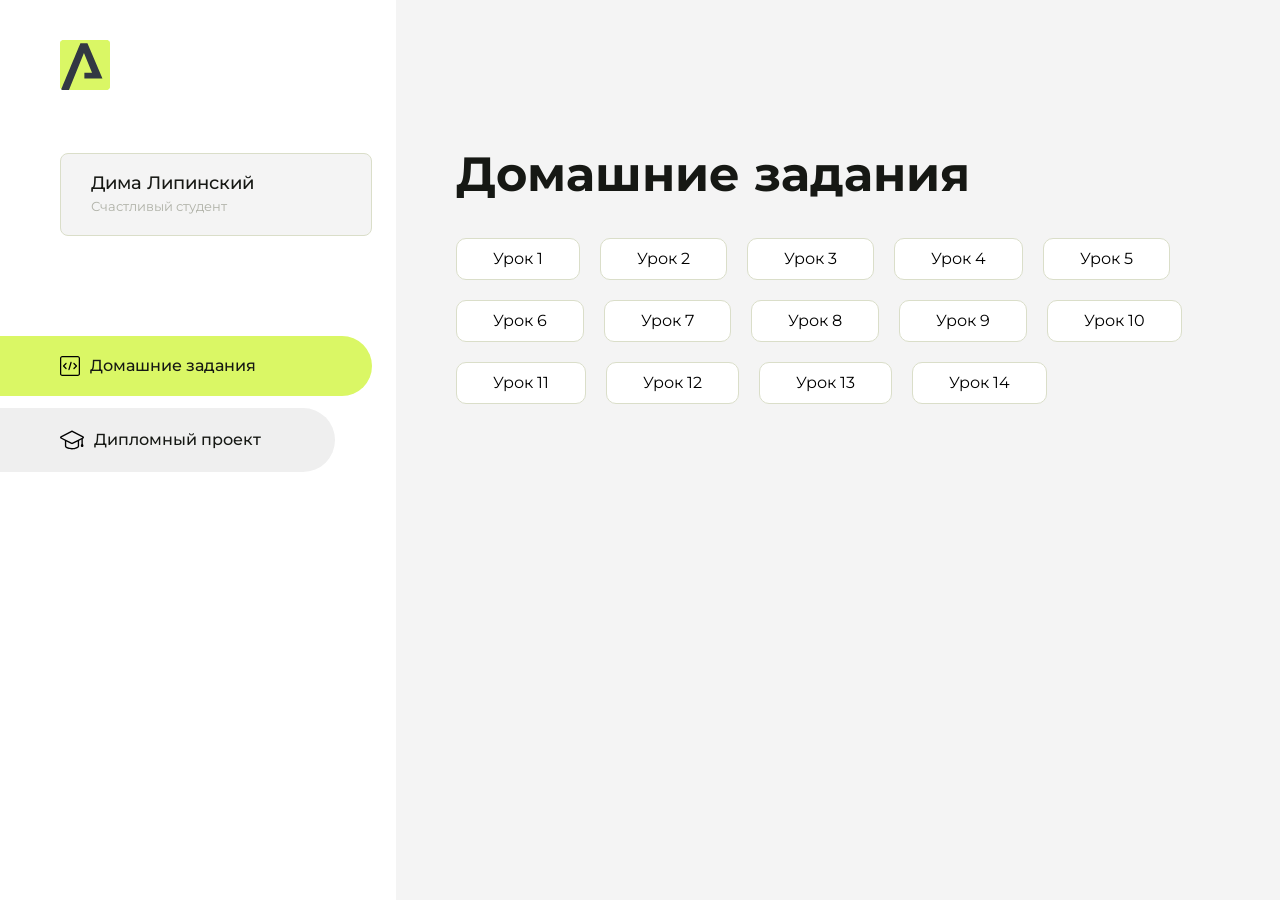
<file: index.html>
<!DOCTYPE html>
<html lang="en">
<head>
    <meta charset="UTF-8">
    <meta name="viewport" content="width=device-width, initial-scale=1.0">
    <title>Домашняя работа</title>
    <link rel="shortcut icon" href="src/logo.ico" type="image/x-icon">
    <link rel="preconnect" href="https://fonts.googleapis.com">
    <link rel="preconnect" href="https://fonts.gstatic.com" crossorigin>
    <link href="https://fonts.googleapis.com/css2?family=Montserrat:wght@400;500;700&family=Rubik:wght@500&display=swap"
          rel="stylesheet">
    <link rel="stylesheet" href="src/style.css">
</head>
<body id="body">
<div class="overlay" id="overlay"></div>
<div class="layout">
    <div class="burger" id="burger">
        <svg viewBox="0 0 24 24" fill="none" xmlns="http://www.w3.org/2000/svg">
            <g id="SVGRepo_bgCarrier" stroke-width="0"></g>
            <g id="SVGRepo_tracerCarrier" stroke-linecap="round" stroke-linejoin="round"></g>
            <g id="SVGRepo_iconCarrier">
                <path d="M4 18L20 18" stroke="#DAF765" stroke-width="2" stroke-linecap="round"></path>
                <path d="M4 12L20 12" stroke="#DAF765" stroke-width="2" stroke-linecap="round"></path>
                <path d="M4 6L20 6" stroke="#DAF765" stroke-width="2" stroke-linecap="round"></path>
            </g>
        </svg>
    </div>
    <aside class="sidebar" id="sidebar">
        <div class="sidebar__inner">
            <div class="logo">
                <svg width="50" height="50" viewBox="0 0 50 50" fill="none" xmlns="http://www.w3.org/2000/svg">
                    <g clip-path="url(#clip0_513_74730)">
                        <path d="M46.17 -0.257004H3.83C1.57281 -0.257004 -0.257 1.57281 -0.257 3.83V46.17C-0.257 48.4272 1.57281 50.257 3.83 50.257H46.17C48.4272 50.257 50.257 48.4272 50.257 46.17V3.83C50.257 1.57281 48.4272 -0.257004 46.17 -0.257004Z"
                              fill="#DAF765"/>
                        <path d="M24.375 38.4H42.461L27.441 3.1585H20.4355C20.4355 3.1585 6.7895 35.881 1.1945 49.294C2.015 50.0275 3.0945 50.257 3.6945 50.257H8.8445L23.954 13.07L32.0465 32.8285H24.375V38.4Z"
                              fill="#323843"/>
                    </g>
                    <defs>
                        <clipPath id="clip0_513_74730">
                            <rect width="50" height="50" fill="white"/>
                        </clipPath>
                    </defs>
                </svg>
            </div>
            <div class="sidebar__user">
                <div class="sidebar__name">Дима Липинский</div>
                <div class="sidebar__text">Счастливый студент</div>
            </div>
            <div class="sidebar__tabs">
                <div class="sidebar__item">
                    <button class="sidebar__button active" id="tasks">
                        <svg xmlns="http://www.w3.org/2000/svg" width="20" height="20" viewBox="0 0 20 20" fill="none">
                            <g clip-path="url(#clip0_704_74543)">
                                <path d="M17.7083 20H2.29167C1.0275 20 0 18.9725 0 17.7083V2.29167C0 1.0275 1.0275 0 2.29167 0H17.7083C18.9725 0 20 1.0275 20 2.29167V17.7083C20 18.9725 18.9725 20 17.7083 20ZM2.29167 1.25C1.7175 1.25 1.25 1.7175 1.25 2.29167V17.7083C1.25 18.2825 1.7175 18.75 2.29167 18.75H17.7083C18.2825 18.75 18.75 18.2825 18.75 17.7083V2.29167C18.75 1.7175 18.2825 1.25 17.7083 1.25H2.29167Z"
                                      fill="black"/>
                                <path d="M6.04167 13.125C5.88167 13.125 5.72167 13.0642 5.6 12.9417L3.1 10.4417C2.85583 10.1975 2.85583 9.80167 3.1 9.5575L5.6 7.0575C5.84417 6.81333 6.24 6.81333 6.48417 7.0575C6.72833 7.30167 6.72833 7.6975 6.48417 7.94167L4.42583 10L6.48417 12.0583C6.72833 12.3025 6.72833 12.6983 6.48417 12.9425C6.36167 13.0642 6.20167 13.125 6.04167 13.125Z"
                                      fill="black"/>
                                <path d="M8.95833 14.1667C8.9 14.1667 8.84 14.1583 8.78167 14.1417C8.45083 14.0442 8.26083 13.6967 8.35833 13.3658L10.4417 6.28251C10.5392 5.95084 10.8892 5.76417 11.2175 5.85917C11.5483 5.95667 11.7383 6.30417 11.6408 6.63501L9.5575 13.7183C9.47833 13.9908 9.22833 14.1667 8.95833 14.1667Z"
                                      fill="black"/>
                                <path d="M13.9583 13.125C13.7983 13.125 13.6383 13.0642 13.5167 12.9417C13.2725 12.6975 13.2725 12.3017 13.5167 12.0575L15.575 9.99916L13.5167 7.94083C13.2725 7.69666 13.2725 7.30083 13.5167 7.05666C13.7608 6.81249 14.1567 6.81249 14.4008 7.05666L16.9008 9.55666C17.145 9.80083 17.145 10.1967 16.9008 10.4408L14.4008 12.9408C14.2783 13.0642 14.1183 13.125 13.9583 13.125Z"
                                      fill="black"/>
                            </g>
                            <defs>
                                <clipPath id="clip0_704_74543">
                                    <rect width="20" height="20" fill="white"/>
                                </clipPath>
                            </defs>
                        </svg>
                        <span>Домашние задания</span></button>
                </div>
                <div class="sidebar__item">
                    <button class="sidebar__button" id="diplom">
                        <svg xmlns="http://www.w3.org/2000/svg" width="24" height="24" viewBox="0 0 24 24" fill="none">
                            <g clip-path="url(#clip0_704_74553)">
                                <path d="M23.2628 10.5971C23.7176 10.365 24 9.90375 24 9.39337C24 8.883 23.7176 8.42175 23.2628 8.18962L12.6135 2.75362C12.2291 2.55824 11.7705 2.55787 11.3854 2.75399L0.736875 8.19C0.282375 8.42175 0 8.883 0 9.39337C0 9.90375 0.282375 10.365 0.736875 10.5971L4.89038 12.7177V18.2074C4.89038 19.8154 8.412 21.393 12 21.393C15.5884 21.393 19.1096 19.815 19.1096 18.2074V12.7174L21.4609 11.517V15.8017L20.901 17.2305C20.7409 17.6389 20.7934 18.0994 21.0405 18.4616C21.2876 18.8246 21.6979 19.041 22.1366 19.041C22.5754 19.041 22.9852 18.8246 23.2324 18.462C23.4795 18.099 23.532 17.6385 23.3719 17.2301L22.8124 15.8021V10.827L23.2628 10.5971ZM17.7623 18.1721C17.6198 18.6375 15.3491 20.0419 12 20.0419C8.65088 20.0419 6.38025 18.6375 6.2415 18.2074V12.3037L6.23887 12.3019C6.23812 12.057 6.1065 11.8207 5.87325 11.7019L1.3515 9.39337L12 3.95737L22.6489 9.39337L12 14.8294L5.87325 11.7019C5.54063 11.5331 4.6695 11.6674 4.5 12C4.33012 12.3322 4.55813 12.5479 4.89038 12.7177L11.3857 16.0331C11.5781 16.1314 11.7889 16.1805 12 16.1805C12.2107 16.1805 12.4222 16.1314 12.6146 16.0331L17.7593 13.407L17.7623 18.1721Z"
                                      fill="black"/>
                            </g>
                            <defs>
                                <clipPath id="clip0_704_74553">
                                    <rect width="24" height="24" fill="white"/>
                                </clipPath>
                            </defs>
                        </svg>
                        <span>Дипломный проект</span></button>
                </div>
            </div>
        </div>

    </aside>
    <div class="content">
        <div class="container">
            <div class="content__block" id="tasksBlock">
                <div class="content__title">Домашние задания</div>
                <ul class="content__list">
                    <li class="content__list-item">
                        <a href="first-project/index.html">Урок 1</a>
                    </li>
                    <li class="content__list-item">
                        <a href="homework2/index.html">Урок 2</a>
                    </li>
                    <li class="content__list-item">
                        <a href="homework3/index.html">Урок 3</a>
                    </li>
                     <li class="content__list-item">
                        <a href="homework4/index.html">Урок 4</a>
                    </li>
                    <li class="content__list-item">
                        <a href="homework5/article.html">Урок 5</a>
                    </li>
                     <li class="content__list-item">
                        <a href="homework6/index.html">Урок 6</a>
                    </li>
                    <li class="content__list-item">
                        <a href="homework7/article.html">Урок 7</a>
                    </li>
                     <li class="content__list-item">
                        <a href="homework8/index.html">Урок 8</a>
                    </li>
                    <li class="content__list-item">
                        <a href="homework9/index.html">Урок 9</a>
                    </li>
                    <li class="content__list-item">
                        <a href="homework10/index.html">Урок 10</a>
                    </li>
                     <li class="content__list-item">
                        <a href="homework11/index.html">Урок 11</a>
                    </li>
                    <li class="content__list-item">
                        <a href="homework12/index.html">Урок 12</a>
                    </li>
                    <li class="content__list-item">
                        <a href="homework13/index.html">Урок 13</a>
                    </li>
                     <li class="content__list-item">
                        <a href="homework14/index.html">Урок 14</a>
                    </li>
                </ul>
            </div>
            <div class="content__block hidden" id="diplomBlock">
                <div class="content__title">Дипломный проект</div>
                <div class="content__list-diplom">
                    <a href="ПАПКА-С-НОМЕРОМ-УРОКА">Ссылка на ДЗ</a>
                </div>
                <div class="content__decor">
                    <div class="content__decor-text">Давай проверим, чему ты научился!</div>
                    <div class="content__decor-img">
                        <img src="src/decor.png" alt="decor">
                    </div>
                </div>
            </div>
        </div>
    </div>
</div>
<script src="src/index.js"></script>
</body>
</html>
</file>
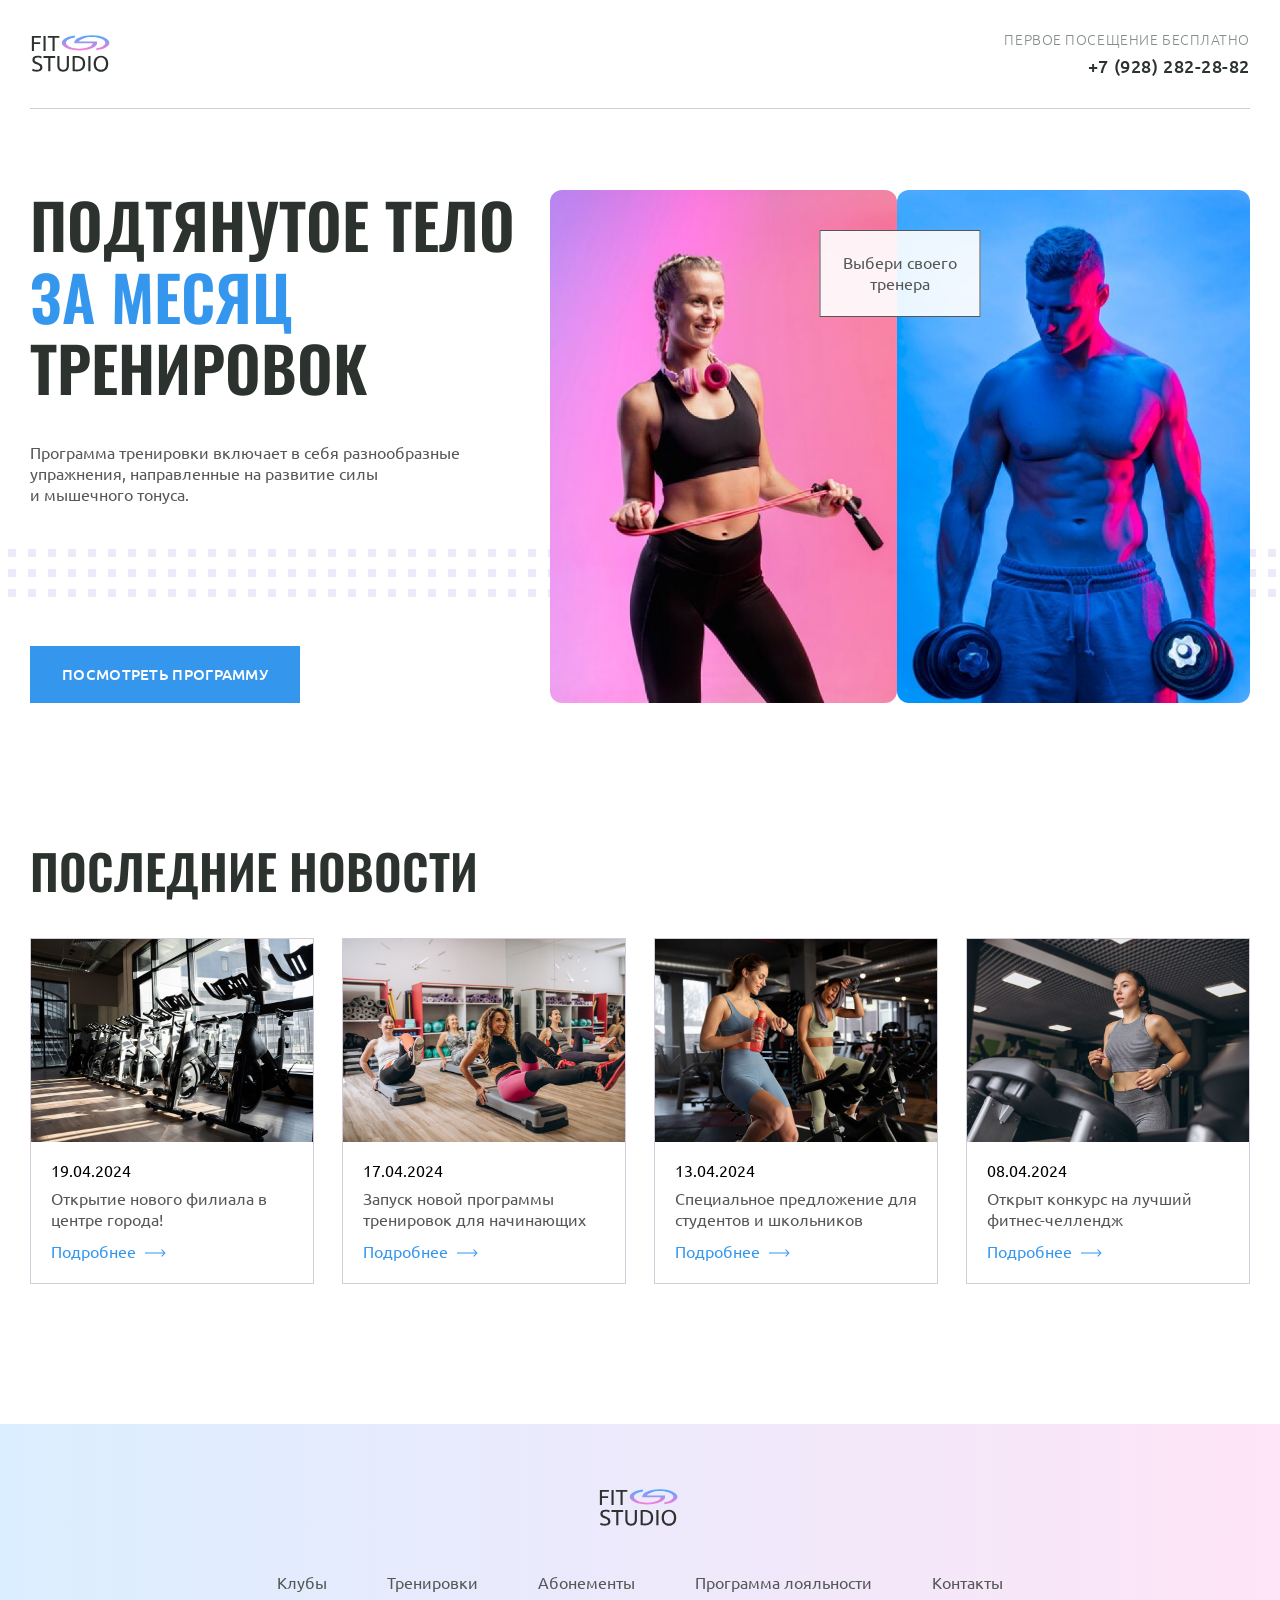
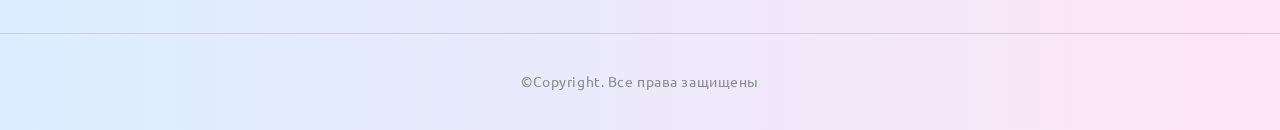
<file: homework10/index.html>
<!doctype html>
<html lang="ru">
  <head>
    <meta charset="UTF-8" />
    <meta name="viewport" content="width=device-width, initial-scale=1.0" />
    <title>Fit Studio - Главная</title>
    <link rel="stylesheet" href="./css/normalize.css" />
    <link rel="stylesheet" href="./css/fonts.css" />
    <link rel="stylesheet" href="./css/globals.css" />
    <link rel="stylesheet" href="./css/header.css" />
    <link rel="stylesheet" href="./css/footer.css" />
    <link rel="stylesheet" href="./css/index.css" />
    <link
      rel="icon"
      type="image/svg+xml"
      sizes="128x128"
      href="./images/favicon-icon.svg"
    />
  </head>
  <body>
    <header class="header">
      <div class="container">
        <div class="header-inner">
          <a href="/">
            <img
              src="./images/logo.svg"
              width="84"
              height="45"
              alt="Логотип Fit Studio"
            />
          </a>
          <div class="phone text-sub">
            <p>Первое посещение бесплатно</p>
            <a href="tel:+79282822882">+7 (928) 282-28-82</a>
          </div>
        </div>
      </div>
    </header>

     <section class="hero section">
      <div class="container hero-container">
        <div class="hero-info">
          <h1>Подтянутое тело <strong>за месяц</strong> тренировок</h1>
          <p class="text">Программа тренировки включает в себя разнообразные упражнения, направленные на развитие силы <br>и мышечного тонуса.</p>
          <a class="button" href="#">Посмотреть программу</a>
        </div>
        <div class="hero-img">
          <p class="hero-choose text">Выбери своего тренера</p>
          <a href="#" class="trainer-photo-wrapper">
            <img src="./images/sporty-woman-img.jpg" width="347" height="513" alt="Изображение тренера-женщины Fit Studio со скакалкой" class="trainer-photo">
          </a>
          <a href="#" class="trainer-photo-wrapper">
            <img src="./images/sporty-man-img.jpg" width="353" height="513" alt="Изображение тренера-мужчины Fit Studio с гантелями" class="trainer-photo">
          </a>
        </div>
      </div>
     </section>

     <section class="news section">
      <div class="container">
        <h2 class="title-large">Последние новости</h2>
        <div class="news-container">

          <article class="news-article">
            <header>
              <img src="./images/news/news-img-1.jpg"
              width="284"
              height="203"
              alt="велотренажер в спортивном зале">
              <div class="news-info">
                <time class="news-date" datetime="2024-04-19">19.04.2024</time>
                <h3 class="text">Открытие нового филиала в центре города!</h3>
              </div>
            </header>
            <footer>
              <a class="news-link" href="article.html">Подробнее</a>
            </footer>
          </article>
          <article class="news-article">
            <header>
              <img src="./images/news/news-img-2.jpg"
              width="284"
              height="203"
              alt="группа девушек занимается спортом">
              <div class="news-info">
                <time class="news-date" datetime="2024-04-17">17.04.2024</time>
                <h3 class="text">Запуск новой программы тренировок для начинающих</h3>
              </div>
            </header>
            <footer>
              <a class="news-link" href="article.html">Подробнее</a>
            </footer>
          </article>
           <article class="news-article">
            <header>
              <img src="./images/news/news-img-3.jpg"
              width="284"
              height="203"
              alt="две девушки занимается спортом">
              <div class="news-info">
                <time class="news-date" datetime="2024-04-13">13.04.2024</time>
                <h3 class="text">Специальное предложение для студентов и школьников</h3>
              </div>
            </header>
            <footer>
              <a class="news-link" href="article.html">Подробнее</a>
            </footer>
          </article>
           <article class="news-article">
            <header>
              <img src="./images/news/news-img-4.jpg"
              width="284"
              height="203"
              alt="одна девушка занимается спортом">
              <div class="news-info">
                <time class="news-date" datetime="2024-04-08">08.04.2024</time>
                <h3 class="text">Открыт конкурс на лучший фитнес-челлендж</h3>
              </div>
            </header>
            <footer>
              <a class="news-link" href="article.html">Подробнее</a>
            </footer>
          </article>
        </div>
      </div>
     </section>

    <footer class="footer">
      <div class="footer-top">
        <div class="container">
          <a class="footer-logo" href="/">
            <img
              src="./images/logo.svg"
              width="84"
              height="45"
              alt="Логотип Fit Studio"
            />
          </a>
          <nav class="menu">
            <ul>
              <li><a href="#">Клубы</a></li>
              <li><a href="#">Тренировки</a></li>
              <li><a href="#">Абонементы</a></li>
              <li><a href="#">Программа лояльности</a></li>
              <li><a href="#">Контакты</a></li>
            </ul>
          </nav>
        </div>
      </div>
      <div class="container">
        <p class="copyright">&copy;Copyright. Все права защищены</p>
      </div>
    </footer>
  </body>
</html>
</file>
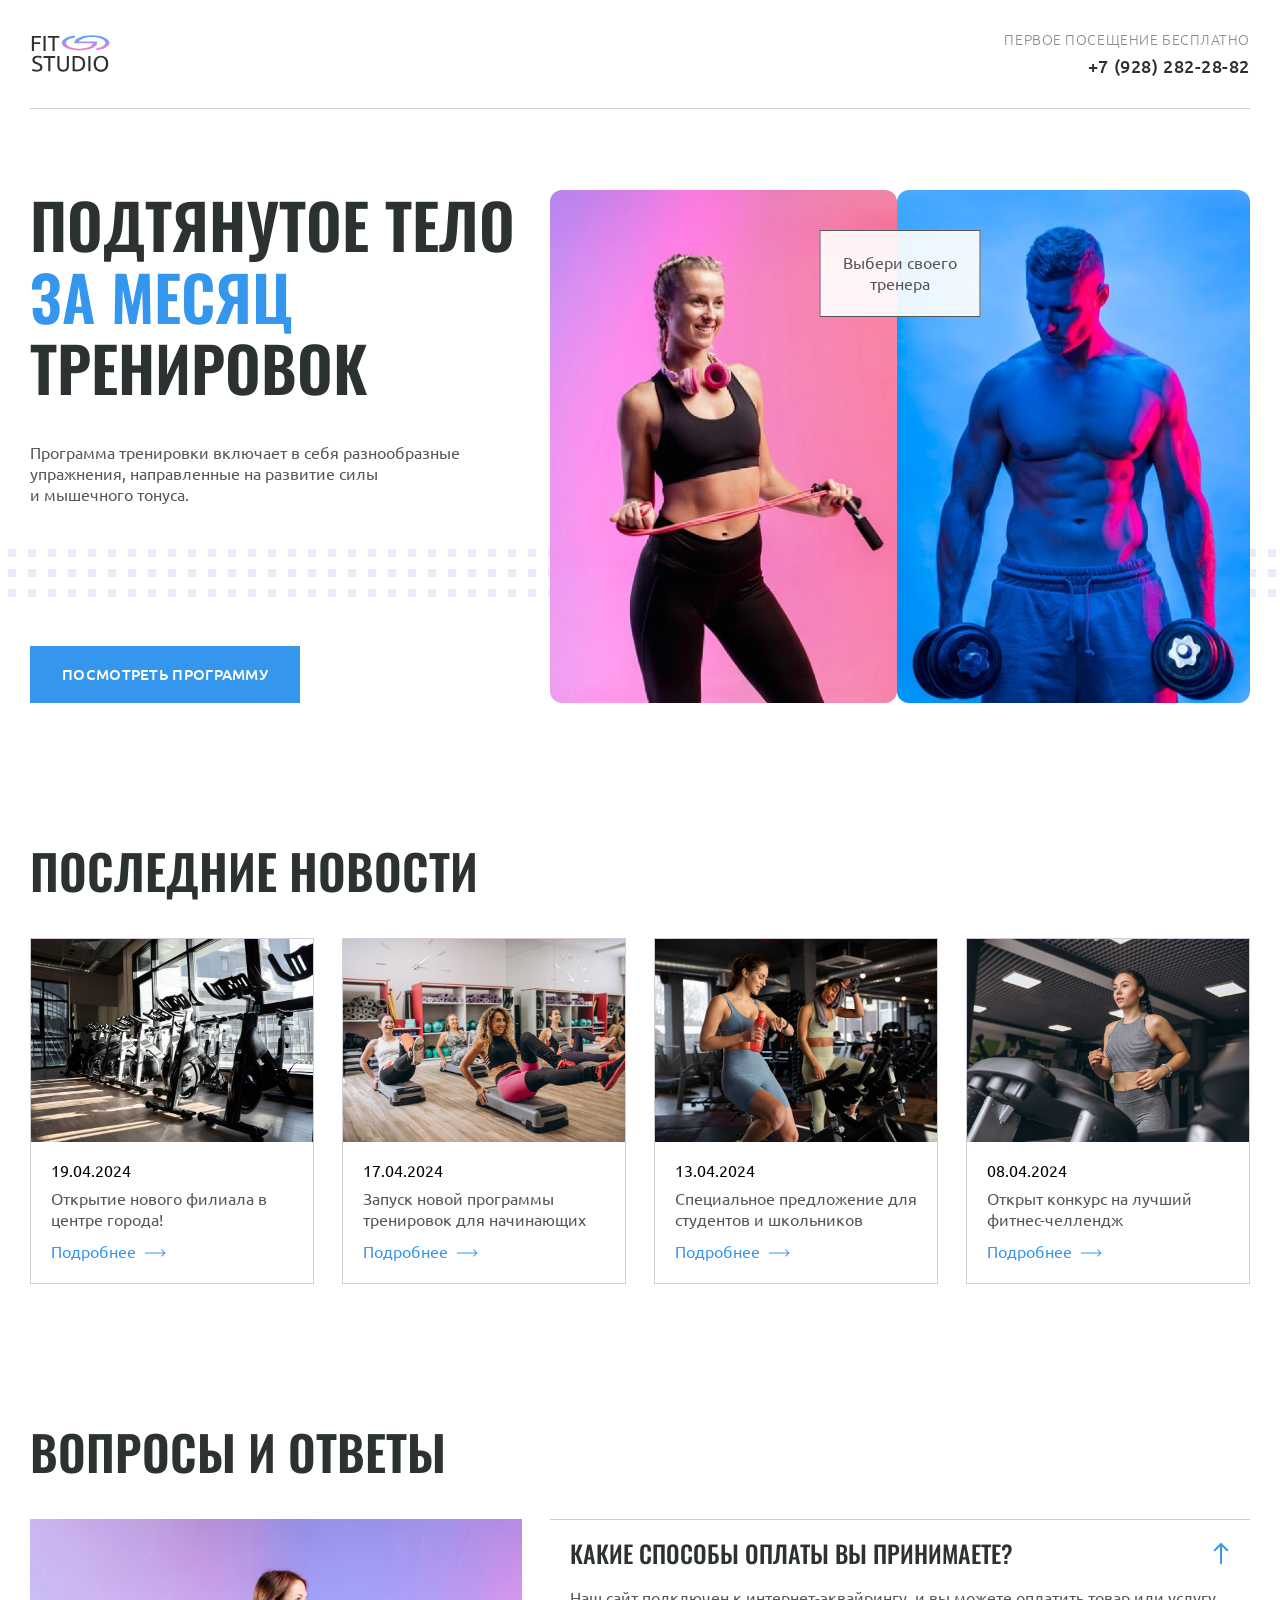
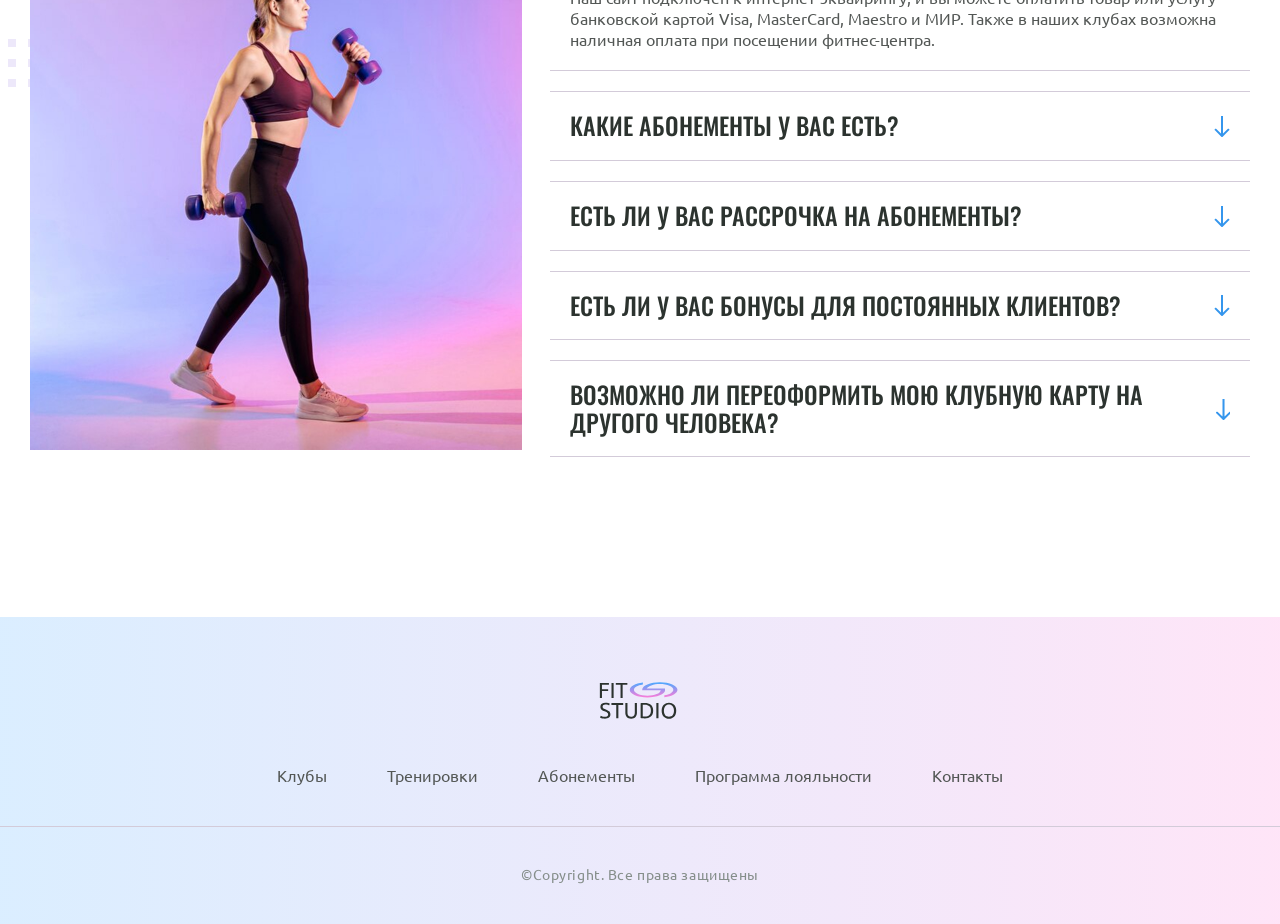
<file: homework11/index.html>
<!doctype html>
<html lang="ru">
  <head>
    <meta charset="UTF-8" />
    <meta name="viewport" content="width=device-width, initial-scale=1.0" />
    <title>Fit Studio - Главная</title>
    <link rel="stylesheet" href="./css/normalize.css" />
    <link rel="stylesheet" href="./css/fonts.css" />
    <link rel="stylesheet" href="./css/globals.css" />
    <link rel="stylesheet" href="./css/header.css" />
    <link rel="stylesheet" href="./css/footer.css" />
    <link rel="stylesheet" href="./css/index.css" />
    <link
      rel="icon"
      type="image/svg+xml"
      sizes="128x128"
      href="./images/favicon-icon.svg"
    />
  </head>
  <body>
    <header class="header">
      <div class="container">
        <div class="header-inner">
          <a href="/">
            <img
              src="./images/logo.svg"
              width="84"
              height="45"
              alt="Логотип Fit Studio"
            />
          </a>
          <div class="phone text-sub">
            <p>Первое посещение бесплатно</p>
            <a href="tel:+79282822882">+7 (928) 282-28-82</a>
          </div>
        </div>
      </div>
    </header>

     <section class="hero section">
      <div class="container hero-container">
        <div class="hero-info">
          <h1>Подтянутое тело <strong>за месяц</strong> тренировок</h1>
          <p class="text">Программа тренировки включает в себя разнообразные упражнения, направленные на развитие силы <br>и мышечного тонуса.</p>
          <a class="button" href="#">Посмотреть программу</a>
        </div>
        <div class="hero-img">
          <p class="hero-choose text">Выбери своего тренера</p>
          <a href="#" class="trainer-photo-wrapper">
            <img src="./images/sporty-woman-img.jpg" width="347" height="513" alt="Изображение тренера-женщины Fit Studio со скакалкой" class="trainer-photo">
          </a>
          <a href="#" class="trainer-photo-wrapper">
            <img src="./images/sporty-man-img.jpg" width="353" height="513" alt="Изображение тренера-мужчины Fit Studio с гантелями" class="trainer-photo">
          </a>
        </div>
      </div>
     </section>

     <section class="news section">
      <div class="container">
        <h2 class="title-large">Последние новости</h2>
        <div class="news-container">

          <article class="news-article">
            <header>
              <img src="./images/news/news-img-1.jpg"
              width="284"
              height="203"
              alt="велотренажер в спортивном зале">
              <div class="news-info">
                <time class="news-date" datetime="2024-04-19">19.04.2024</time>
                <h3 class="text">Открытие нового филиала в центре города!</h3>
              </div>
            </header>
            <footer>
              <a class="news-link" href="article.html">Подробнее</a>
            </footer>
          </article>
          <article class="news-article">
            <header>
              <img src="./images/news/news-img-2.jpg"
              width="284"
              height="203"
              alt="группа девушек занимается спортом">
              <div class="news-info">
                <time class="news-date" datetime="2024-04-17">17.04.2024</time>
                <h3 class="text">Запуск новой программы тренировок для начинающих</h3>
              </div>
            </header>
            <footer>
              <a class="news-link" href="article.html">Подробнее</a>
            </footer>
          </article>
           <article class="news-article">
            <header>
              <img src="./images/news/news-img-3.jpg"
              width="284"
              height="203"
              alt="две девушки занимается спортом">
              <div class="news-info">
                <time class="news-date" datetime="2024-04-13">13.04.2024</time>
                <h3 class="text">Специальное предложение для студентов и школьников</h3>
              </div>
            </header>
            <footer>
              <a class="news-link" href="article.html">Подробнее</a>
            </footer>
          </article>
           <article class="news-article">
            <header>
              <img src="./images/news/news-img-4.jpg"
              width="284"
              height="203"
              alt="одна девушка занимается спортом">
              <div class="news-info">
                <time class="news-date" datetime="2024-04-08">08.04.2024</time>
                <h3 class="text">Открыт конкурс на лучший фитнес-челлендж</h3>
              </div>
            </header>
            <footer>
              <a class="news-link" href="article.html">Подробнее</a>
            </footer>
          </article>
        </div>
      </div>
     </section>

    <section class="faq section">
      <div class="container">
        <h2 class="title-large">Вопросы и ответы</h2>
        <div class="faq_container">
          <img src="./images/sporty-woman-img2.jpg"
          width="492"
          height="531"
          alt="спортивная девушка с гантелями">
          <div>
            <details name="faq" open>
                <summary class="title-medium">Какие способы оплаты вы принимаете?</summary>
                <p class="text">Наш сайт подключен к интернет-эквайрингу, и вы можете оплатить товар или услугу банковской картой Visa, MasterCard, Maestro и МИР. Также в наших клубах возможна наличная оплата при посещении фитнес-центра.</p>
            </details>
            <details name="faq">
                <summary class="title-medium">Какие абонементы у вас есть?</summary>
                <p class="text">Наш сайт подключен к интернет-эквайрингу, и вы можете оплатить товар или услугу банковской картой Visa, MasterCard, Maestro и МИР. Также в наших клубах возможна наличная оплата при посещении фитнес-центра.</p>
            </details>
            <details name="faq">
                <summary class="title-medium">Есть ли у вас рассрочка на абонементы?</summary>
                <p class="text">Наш сайт подключен к интернет-эквайрингу, и вы можете оплатить товар или услугу банковской картой Visa, MasterCard, Maestro и МИР. Также в наших клубах возможна наличная оплата при посещении фитнес-центра.</p>
            </details>
            <details name="faq">
                <summary class="title-medium">Есть ли у вас бонусы для постоянных клиентов?</summary>
                <p class="text">Наш сайт подключен к интернет-эквайрингу, и вы можете оплатить товар или услугу банковской картой Visa, MasterCard, Maestro и МИР. Также в наших клубах возможна наличная оплата при посещении фитнес-центра.</p>
            </details>
            <details name="faq">
                <summary class="title-medium">Возможно ли переоформить мою клубную карту на другого человека?</summary>
                <p class="text">Наш сайт подключен к интернет-эквайрингу, и вы можете оплатить товар или услугу банковской картой Visa, MasterCard, Maestro и МИР. Также в наших клубах возможна наличная оплата при посещении фитнес-центра.</p>
            </details>
          </div>
        </div>
      </div>
    </section>

    <footer class="footer">
      <div class="footer-top">
        <div class="container">
          <a class="footer-logo" href="/">
            <img
              src="./images/logo.svg"
              width="84"
              height="45"
              alt="Логотип Fit Studio"
            />
          </a>
          <nav class="menu">
            <ul>
              <li><a href="#">Клубы</a></li>
              <li><a href="#">Тренировки</a></li>
              <li><a href="#">Абонементы</a></li>
              <li><a href="#">Программа лояльности</a></li>
              <li><a href="#">Контакты</a></li>
            </ul>
          </nav>
        </div>
      </div>
      <div class="container">
        <p class="copyright">&copy;Copyright. Все права защищены</p>
      </div>
    </footer>
  </body>
</html>
</file>
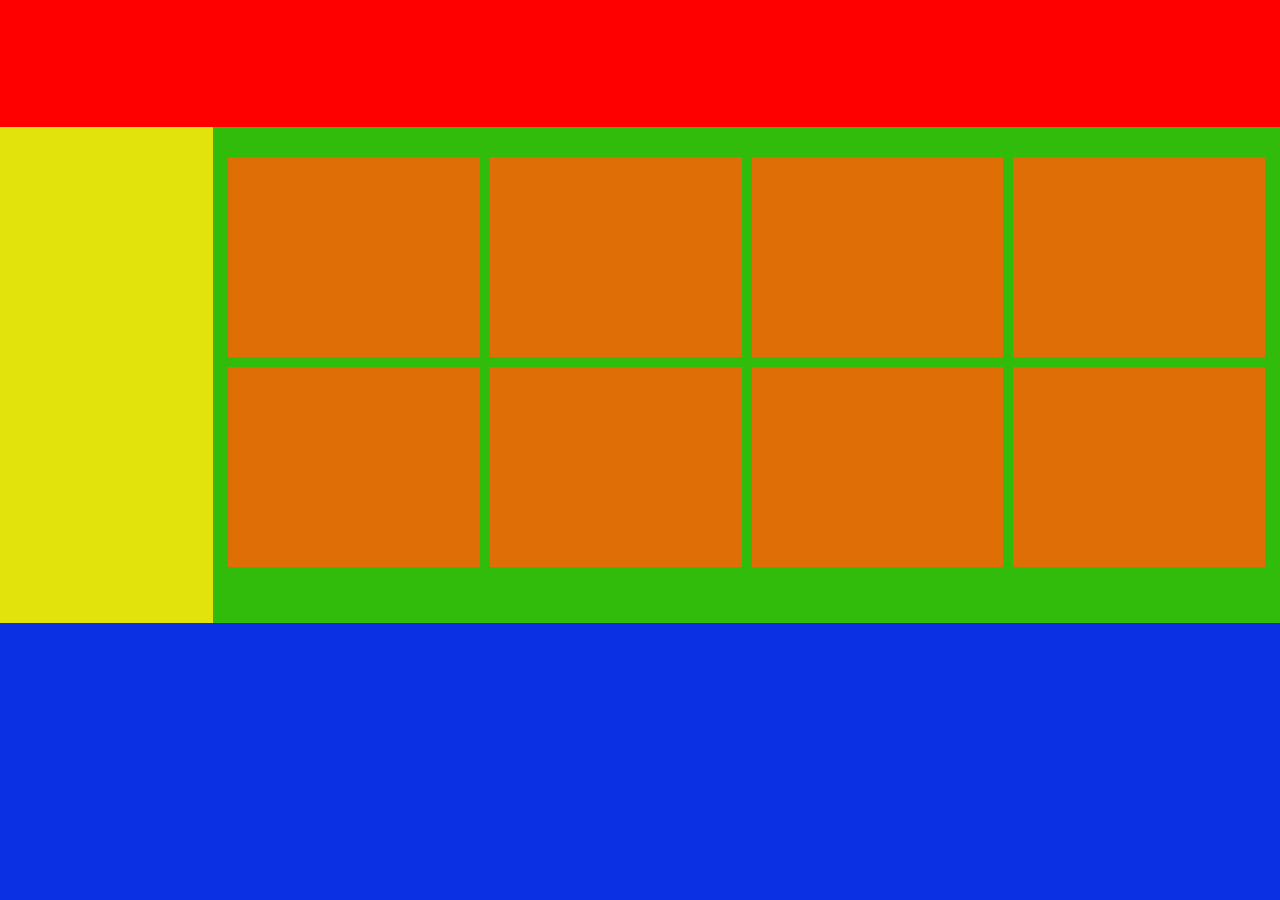
<file: homework13/index.html>
<!DOCTYPE html>
<html lang="ru">
  <head>
    <meta charset="UTF-8" />
    <meta name="viewport" content="width=device-width, initial-scale=1.0" />
    <title>Grid</title>
    <link rel="stylesheet" href="./css/style.css" />
  </head>
  <body>
    <div class="wrapper">
      <header class="header"></header>
      <aside class="aside"></aside>
      <main class="main">
        <div class="container">
          <article class="article"></article>
          <article class="article"></article>
          <article class="article"></article>
          <article class="article"></article>
          <article class="article"></article>
          <article class="article"></article>
          <article class="article"></article>
          <article class="article"></article>
        </div>
      </main>
      <footer class="footer"></footer>
    </div>
  </body>
</html>
</file>
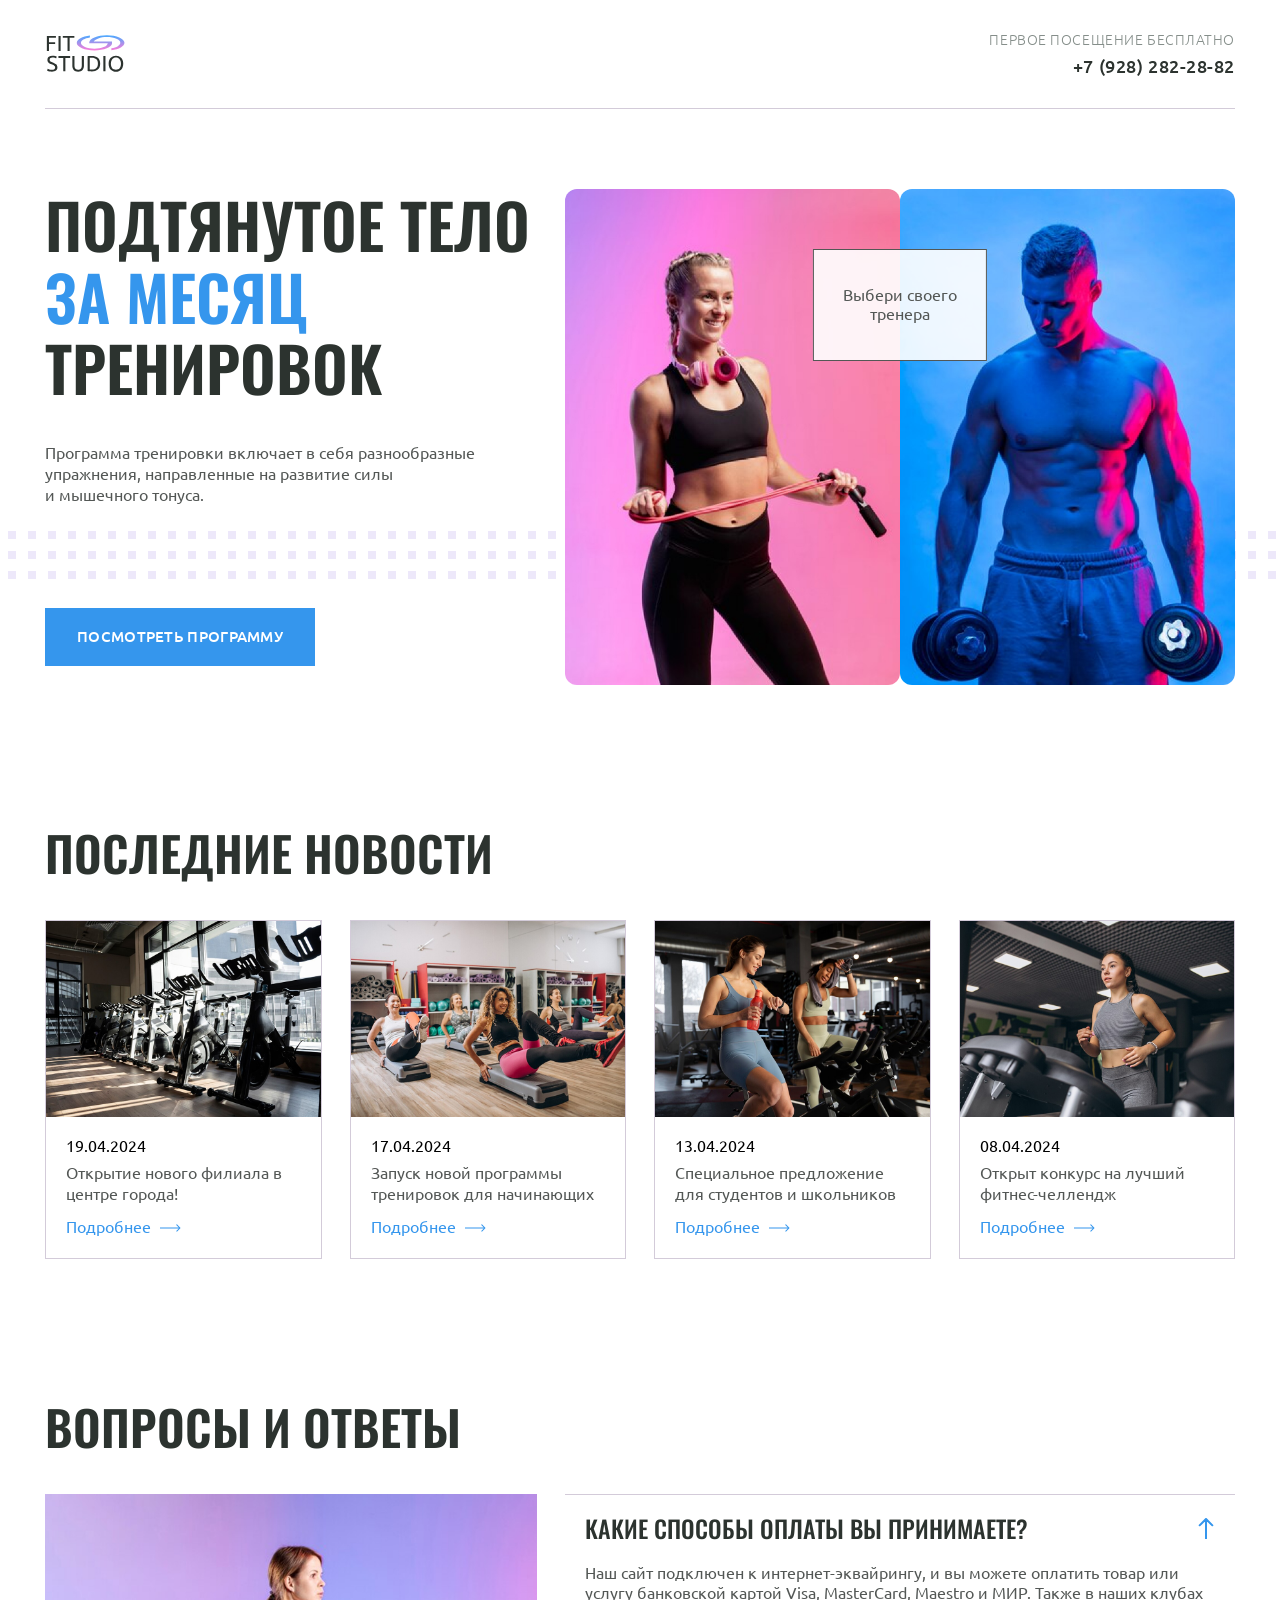
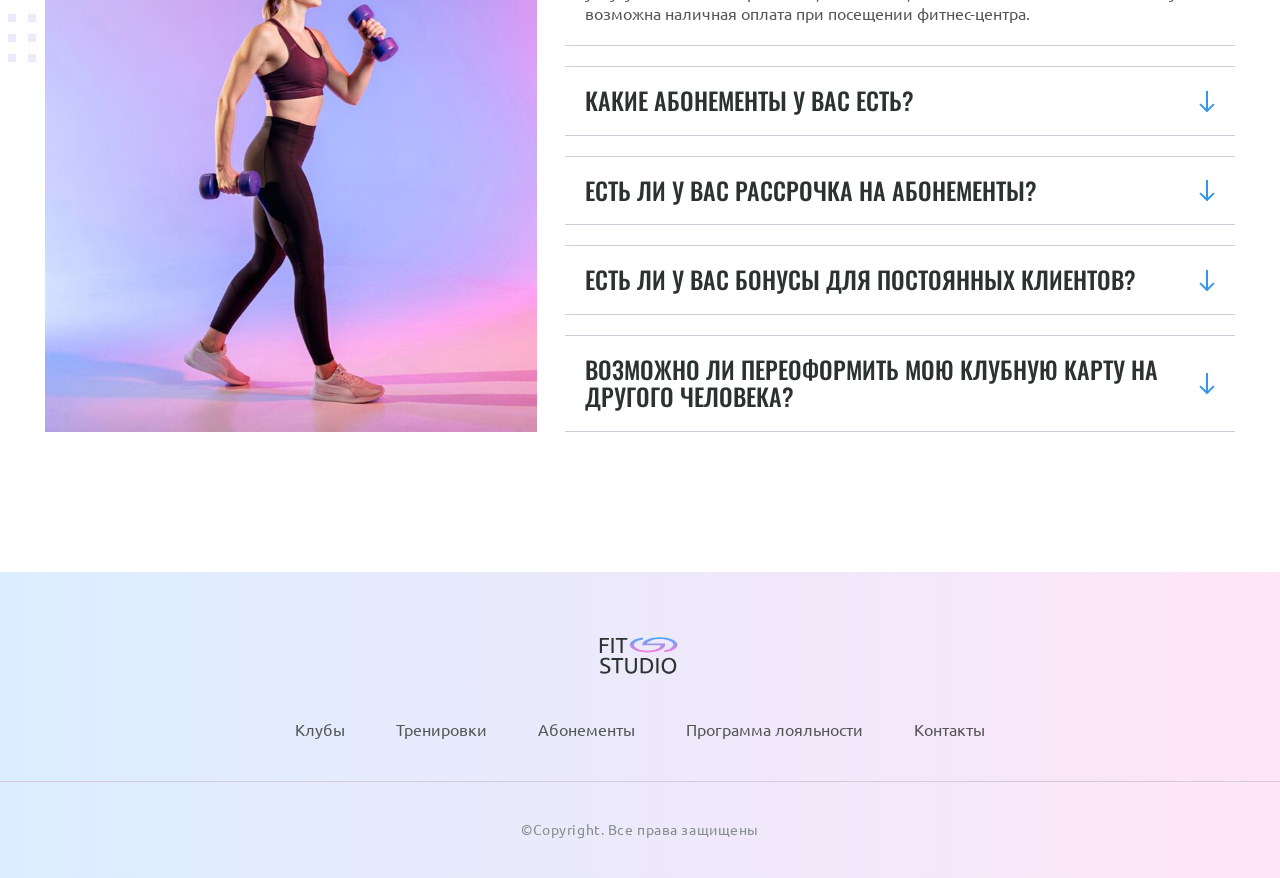
<file: homework14/index.html>
<!doctype html>
<html lang="ru">
  <head>
    <meta charset="UTF-8" />
    <meta name="viewport" content="width=device-width, initial-scale=1.0" />
    <title>Fit Studio - Главная</title>
    <link rel="stylesheet" href="./css/normalize.css" />
    <link rel="stylesheet" href="./css/fonts.css" />
    <link rel="stylesheet" href="./css/globals.css" />
    <link rel="stylesheet" href="./css/header.css" />
    <link rel="stylesheet" href="./css/footer.css" />
    <link rel="stylesheet" href="./css/index.css" />
    <link
      rel="icon"
      type="image/svg+xml"
      sizes="128x128"
      href="./images/favicon-icon.svg"
    />
  </head>
  <body>
    <header class="header">
      <div class="container header__container">
        <div class="header__inner">
          <a class="header__logo-link" href="/">
            <img
              class="header__logo"
              src="./images/logo.svg"
              width="84"
              height="45"
              alt="Логотип Fit Studio"
            />
          </a>
          <div class="header__phone text-sub">
            <p class="header__phone-caption">Первое посещение бесплатно</p>
            <a class="header__phone-link" href="tel:+79282822882">+7 (928) 282-28-82</a>
          </div>
        </div>
      </div>
    </header>

     <section class="hero section">
      <div class="container hero__container">
        <div class="hero__info">
          <h1 class="hero__title">Подтянутое тело <strong class="hero__title-accent">за месяц</strong> тренировок</h1>
          <p class="hero__description text">Программа тренировки включает в себя разнообразные упражнения, направленные на развитие силы <br>и мышечного тонуса.</p>
          <a class="hero__button button" href="#">Посмотреть программу</a>
        </div>
        <div class="hero__trainers">
          <p class="hero__choose text">Выбери своего тренера</p>
          <a href="#" class="hero__trainer-link">
            <img src="./images/sporty-woman-img.jpg" width="347" height="513" alt="Изображение тренера-женщины Fit Studio со скакалкой" class="hero__trainer-photo">
          </a>
          <a href="#" class="hero__trainer-link">
            <img src="./images/sporty-man-img.jpg" width="353" height="513" alt="Изображение тренера-мужчины Fit Studio с гантелями" class="hero__trainer-photo">
          </a>
        </div>
      </div>
     </section>

     <section class="news section">
      <div class="container news__outer">
        <h2 class="news__title title-large">Последние новости</h2>
        <div class="news__container">

          <article class="news__article">
            <header class="news__article-header">
              <img class="news__image" src="./images/news/news-img-1.jpg"
              width="284"
              height="203"
              alt="велотренажер в спортивном зале">
              <div class="news__info">
                <time class="news__date" datetime="2024-04-19">19.04.2024</time>
                <h3 class="news__article-title text">Открытие нового филиала в центре города!</h3>
              </div>
            </header>
            <footer class="news__article-footer">
              <a class="news__link" href="article.html">Подробнее</a>
            </footer>
          </article>
          <article class="news__article">
            <header class="news__article-header">
              <img class="news__image" src="./images/news/news-img-2.jpg"
              width="284"
              height="203"
              alt="группа девушек занимается спортом">
              <div class="news__info">
                <time class="news__date" datetime="2024-04-17">17.04.2024</time>
                <h3 class="news__article-title text">Запуск новой программы тренировок для начинающих</h3>
              </div>
            </header>
            <footer class="news__article-footer">
              <a class="news__link" href="article.html">Подробнее</a>
            </footer>
          </article>
           <article class="news__article">
            <header class="news__article-header">
              <img class="news__image" src="./images/news/news-img-3.jpg"
              width="284"
              height="203"
              alt="две девушки занимается спортом">
              <div class="news__info">
                <time class="news__date" datetime="2024-04-13">13.04.2024</time>
                <h3 class="news__article-title text">Специальное предложение для студентов и школьников</h3>
              </div>
            </header>
            <footer class="news__article-footer">
              <a class="news__link" href="article.html">Подробнее</a>
            </footer>
          </article>
           <article class="news__article">
            <header class="news__article-header">
              <img class="news__image" src="./images/news/news-img-4.jpg"
              width="284"
              height="203"
              alt="одна девушка занимается спортом">
              <div class="news__info">
                <time class="news__date" datetime="2024-04-08">08.04.2024</time>
                <h3 class="news__article-title text">Открыт конкурс на лучший фитнес-челлендж</h3>
              </div>
            </header>
            <footer class="news__article-footer">
              <a class="news__link" href="article.html">Подробнее</a>
            </footer>
          </article>
        </div>
      </div>
     </section>

    <section class="faq section">
      <div class="container faq__outer">
        <h2 class="faq__title title-large">Вопросы и ответы</h2>
        <div class="faq__container">
          <img class="faq__image" src="./images/sporty-woman-img2.jpg"
          width="492"
          height="531"
          alt="спортивная девушка с гантелями">
          <div class="faq__list">
            <details class="faq__item" name="faq" open>
                <summary class="faq__question title-medium">Какие способы оплаты вы принимаете?</summary>
                <p class="faq__answer text">Наш сайт подключен к интернет-эквайрингу, и вы можете оплатить товар или услугу банковской картой Visa, MasterCard, Maestro и МИР. Также в наших клубах возможна наличная оплата при посещении фитнес-центра.</p>
            </details>
            <details class="faq__item" name="faq">
                <summary class="faq__question title-medium">Какие абонементы у вас есть?</summary>
                <p class="faq__answer text">Наш сайт подключен к интернет-эквайрингу, и вы можете оплатить товар или услугу банковской картой Visa, MasterCard, Maestro и МИР. Также в наших клубах возможна наличная оплата при посещении фитнес-центра.</p>
            </details>
            <details class="faq__item" name="faq">
                <summary class="faq__question title-medium">Есть ли у вас рассрочка на абонементы?</summary>
                <p class="faq__answer text">Наш сайт подключен к интернет-эквайрингу, и вы можете оплатить товар или услугу банковской картой Visa, MasterCard, Maestro и МИР. Также в наших клубах возможна наличная оплата при посещении фитнес-центра.</p>
            </details>
            <details class="faq__item" name="faq">
                <summary class="faq__question title-medium">Есть ли у вас бонусы для постоянных клиентов?</summary>
                <p class="faq__answer text">Наш сайт подключен к интернет-эквайрингу, и вы можете оплатить товар или услугу банковской картой Visa, MasterCard, Maestro и МИР. Также в наших клубах возможна наличная оплата при посещении фитнес-центра.</p>
            </details>
            <details class="faq__item" name="faq">
                <summary class="faq__question title-medium">Возможно ли переоформить мою клубную карту на другого человека?</summary>
                <p class="faq__answer text">Наш сайт подключен к интернет-эквайрингу, и вы можете оплатить товар или услугу банковской картой Visa, MasterCard, Maestro и МИР. Также в наших клубах возможна наличная оплата при посещении фитнес-центра.</p>
            </details>
          </div>
        </div>
      </div>
    </section>

    <footer class="footer">
      <div class="footer__top">
        <div class="container footer__container">
          <a class="footer__logo-link" href="/">
            <img
              class="footer__logo"
              src="./images/logo.svg"
              width="84"
              height="45"
              alt="Логотип Fit Studio"
            />
          </a>
          <nav class="footer__menu">
            <ul class="footer__menu-list">
              <li class="footer__menu-item"><a class="footer__menu-link" href="#">Клубы</a></li>
              <li class="footer__menu-item"><a class="footer__menu-link" href="#">Тренировки</a></li>
              <li class="footer__menu-item"><a class="footer__menu-link" href="#">Абонементы</a></li>
              <li class="footer__menu-item"><a class="footer__menu-link" href="#">Программа лояльности</a></li>
              <li class="footer__menu-item"><a class="footer__menu-link" href="#">Контакты</a></li>
            </ul>
          </nav>
        </div>
      </div>
      <div class="container footer__bottom">
        <p class="footer__copyright">&copy;Copyright. Все права защищены</p>
      </div>
    </footer>
  </body>
</html>
</file>
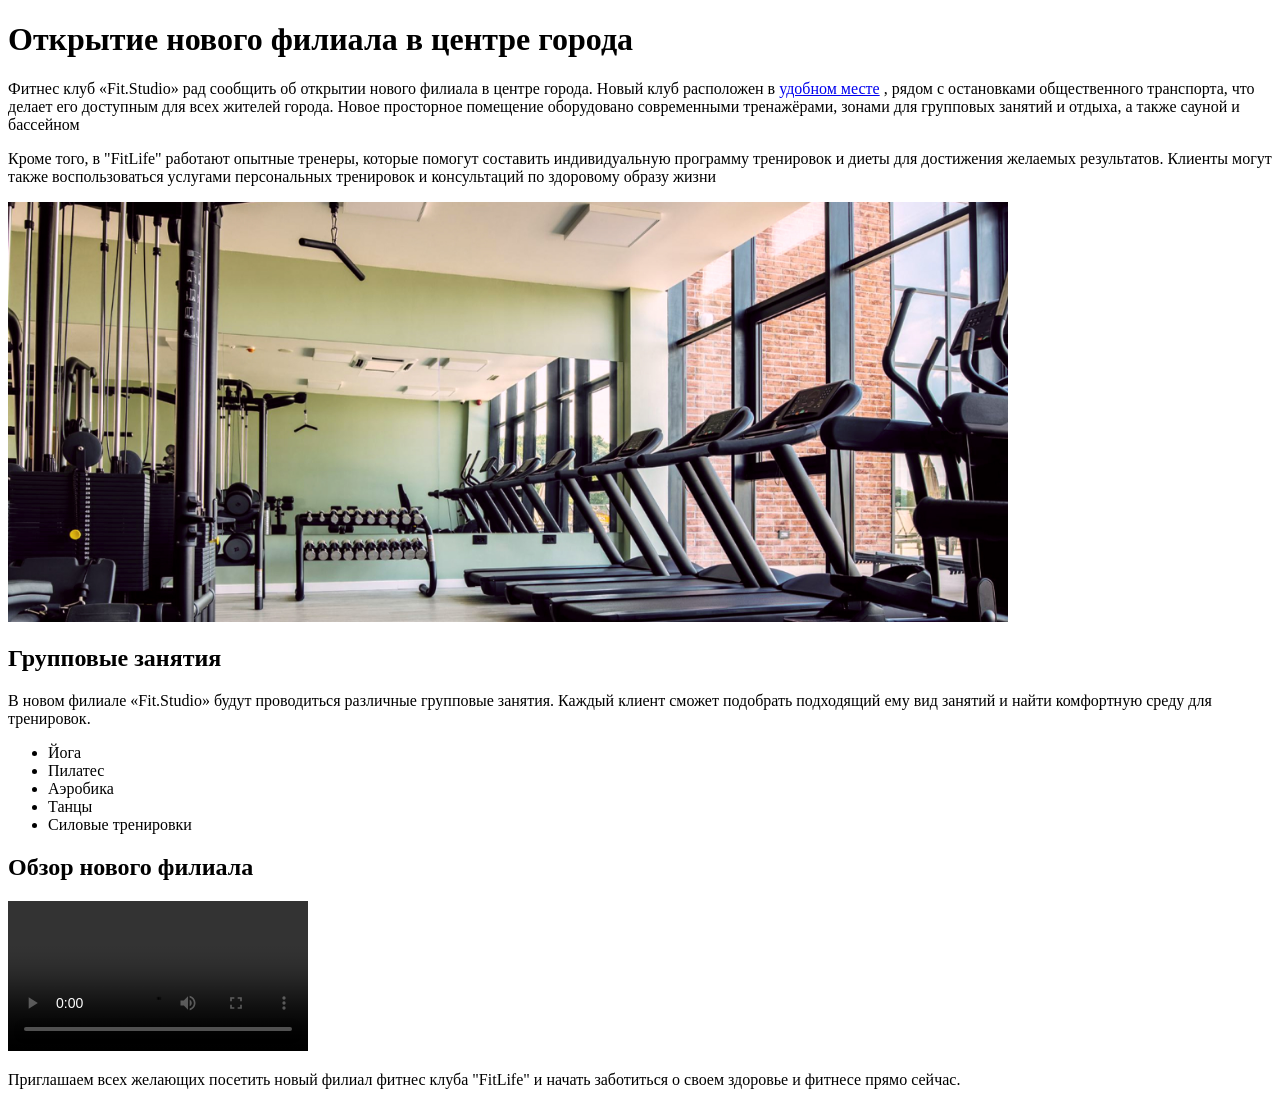
<file: homework2/index.html>
<!DOCTYPE html>
<html lang="ru">
<head>
  <meta charset="UTF-8">
  <meta name="viewport" content="width=device-width, initial-scale=1.0">
  <title>Fit.Studio</title>
</head>
<body>
  <h1>
    Открытие нового филиала в центре города
  </h1>
  <p>
    Фитнес клуб «Fit.Studio» рад сообщить об открытии нового филиала в центре города. Новый клуб расположен в <a href="#">удобном месте</a> , рядом с остановками 
общественного транспорта, что делает его доступным для всех жителей города. Новое просторное помещение оборудовано современными тренажёрами, 
зонами для групповых занятий и отдыха, а также сауной и бассейном
    </p>

    <P>
      Кроме того, в "FitLife" работают опытные тренеры, которые помогут составить индивидуальную программу тренировок и диеты для достижения желаемых 
результатов. Клиенты могут также воспользоваться услугами персональных тренировок и консультаций по здоровому образу жизни
    </P>

    <img src="images/gym-image.jpg" alt="фотография Fit.Studio" width="1000">

    <h2>Групповые занятия</h2>
    
    <p>
      В новом филиале «Fit.Studio» будут проводиться различные групповые занятия. Каждый клиент 
сможет подобрать подходящий ему вид занятий и найти комфортную среду для тренировок.
    </p>


    <ul>
      
      <li>Йога</li>
      <li>Пилатес</li>
      <li>Аэробика</li>
      <li>Танцы</li>
      <li>Силовые тренировки</li>

    </ul>

    <h2>
      Обзор нового филиала
    </h2>

    <video src="video/gym-video.mp4"  controls></video>

    <p>
      Приглашаем всех желающих посетить новый филиал фитнес клуба "FitLife" и начать заботиться о своем здоровье и фитнесе прямо сейчас.
    </p>

   

</body>
</html>
</file>
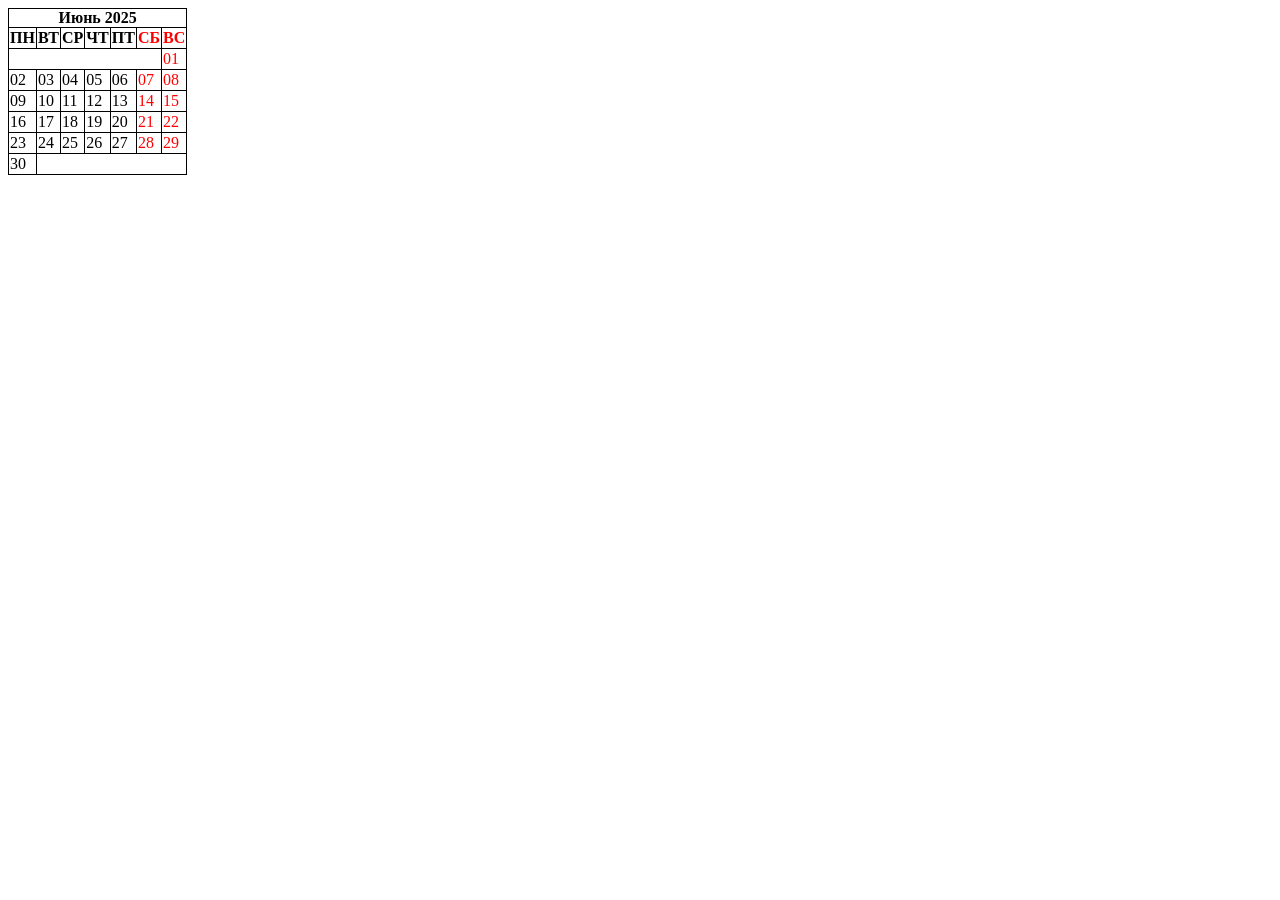
<file: homework3/index.html>
<!DOCTYPE html>
<html lang="en">
<head>
  <meta charset="UTF-8">
  <meta name="viewport" content="width=device-width, initial-scale=1.0">
  <link rel="stylesheet" href="style/style.css">
  <title>Таблицы</title>
</head>
<body>
  <!-- <tr></tr> ряды -->
  <!-- <td></td> ячейки -->
  <!-- <th></th> заголовок-->
  <!-- <caption></caption> заголовок Таблицы -->
  

  <table>
    <caption>Июнь 2025</caption>
    <thead>
      <tr>
      <th>ПН</th>
      <th>ВТ</th>
      <th>СР</th>
      <th>ЧТ</th>
      <th>ПТ</th>
      <th class="weekend">СБ</th>
      <th class="weekend">ВС</th>
    </tr>
    </thead>
    <tbody>
      <tr>
        <td colspan="6"></td>
        <td class="weekend">
         01
        </td>
       </tr>
    <tr>
      <td>02</td>
      <td>03</td>
      <td>04</td>
      <td>05</td>
      <td>06</td>
      <td class="weekend">07</td>
      <td class="weekend">08</td>
    </tr>
    <tr>
      <td>09</td>
      <td>10</td>
      <td>11</td>
      <td>12</td>
      <td>13</td>
      <td class="weekend">14</td>
      <td class="weekend">15</td>
    </tr>
    <tr>
      <td>16</td>
      <td>17</td>
      <td>18</td>
      <td>19</td>
      <td>20</td>
      <td class="weekend">21</td>
      <td class="weekend">22</td>
    </tr>
    <tr>
      <td>23</td>
      <td>24</td>
      <td>25</td>
      <td>26</td>
      <td>27</td>
      <td class="weekend">28</td>
      <td class="weekend">29</td>
    </tr>
    <tr>
      <td>30</td>
      <td colspan="6"></td>
    </tr>
    </tbody>
    
    

  </table>
</body>
</html>
</file>
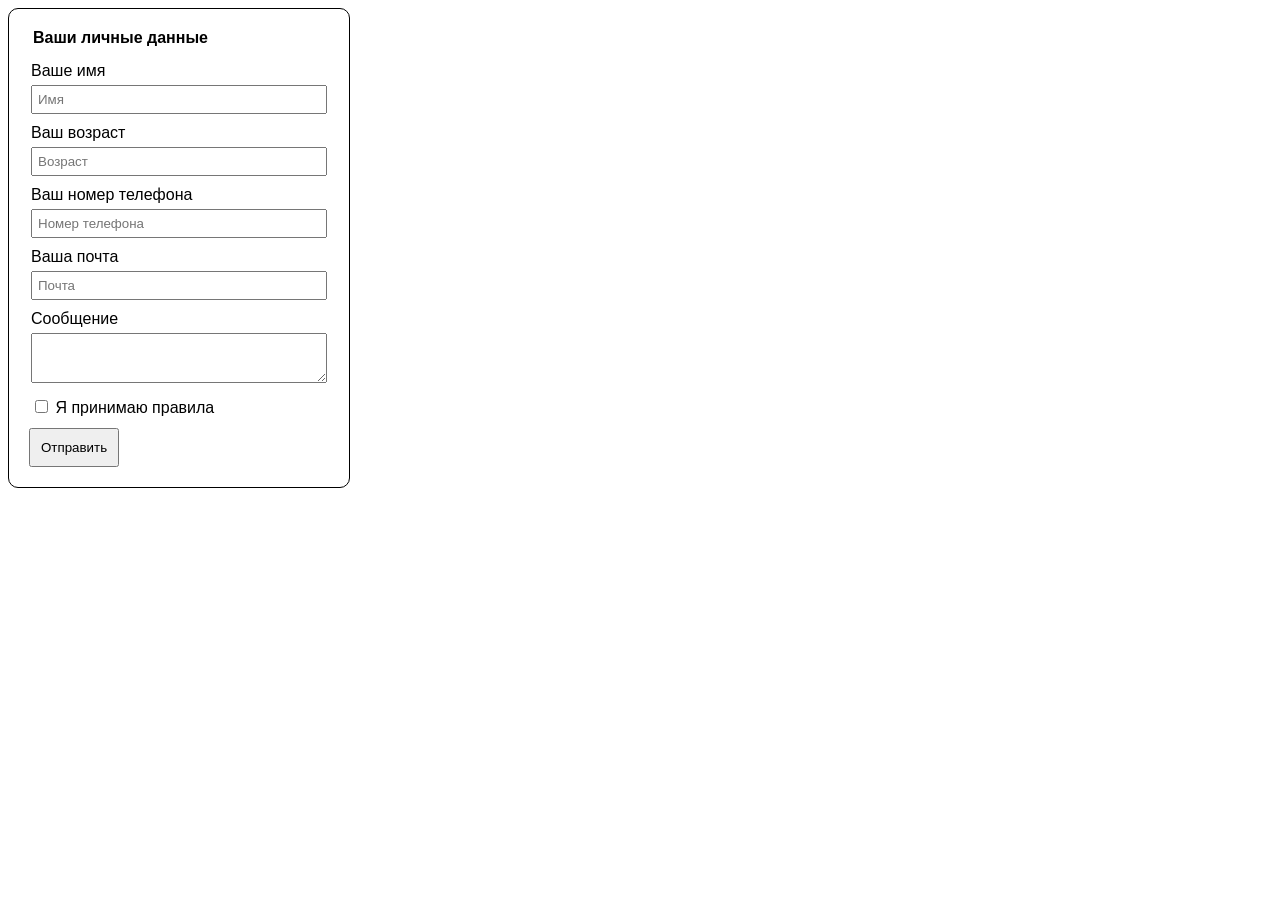
<file: homework4/index.html>
<!DOCTYPE html>
<html lang="ru">
<head>
  <meta charset="UTF-8">
  <meta name="viewport" content="width=device-width, initial-scale=1.0">
  <link rel="stylesheet" href="style.css">
  <title>формы</title>
</head>
<body>
    <form class="form">
    <fieldset class="form-group">
      <legend class="form-group-title">
        Ваши личные данные
      </legend>
      <label class="label">
        Ваше имя
      </label>
      <input class="input" type="text" placeholder="Имя" required>
    
      <label class="label">
        Ваш возраст
      </label>
      <input class="input" type="number" placeholder="Возраст" required>
    
      <label class="label">
        Ваш номер телефона
      </label>
      <input class="input" type="tel" placeholder="Номер телефона" required>
    
      <label class="label">
        Ваша почта
      </label>
      <input class="input" type="email" placeholder="Почта" required>
    </fieldset>

    <fieldset class="form-group">
      <label class="label">
        Сообщение
      </label>
      <textarea class="input textarea" placeholder="Ваше сообщение">

      </textarea>
    </fieldset>

    <fieldset class="form-group">
      <input class="checkbox" type="checkbox" required>
      <span class="checkbox-text">
        Я принимаю правила
      </span>
    </fieldset>

    <button class="button">
      Отправить
    </button>
  </form>

</body>
</html>
</file>
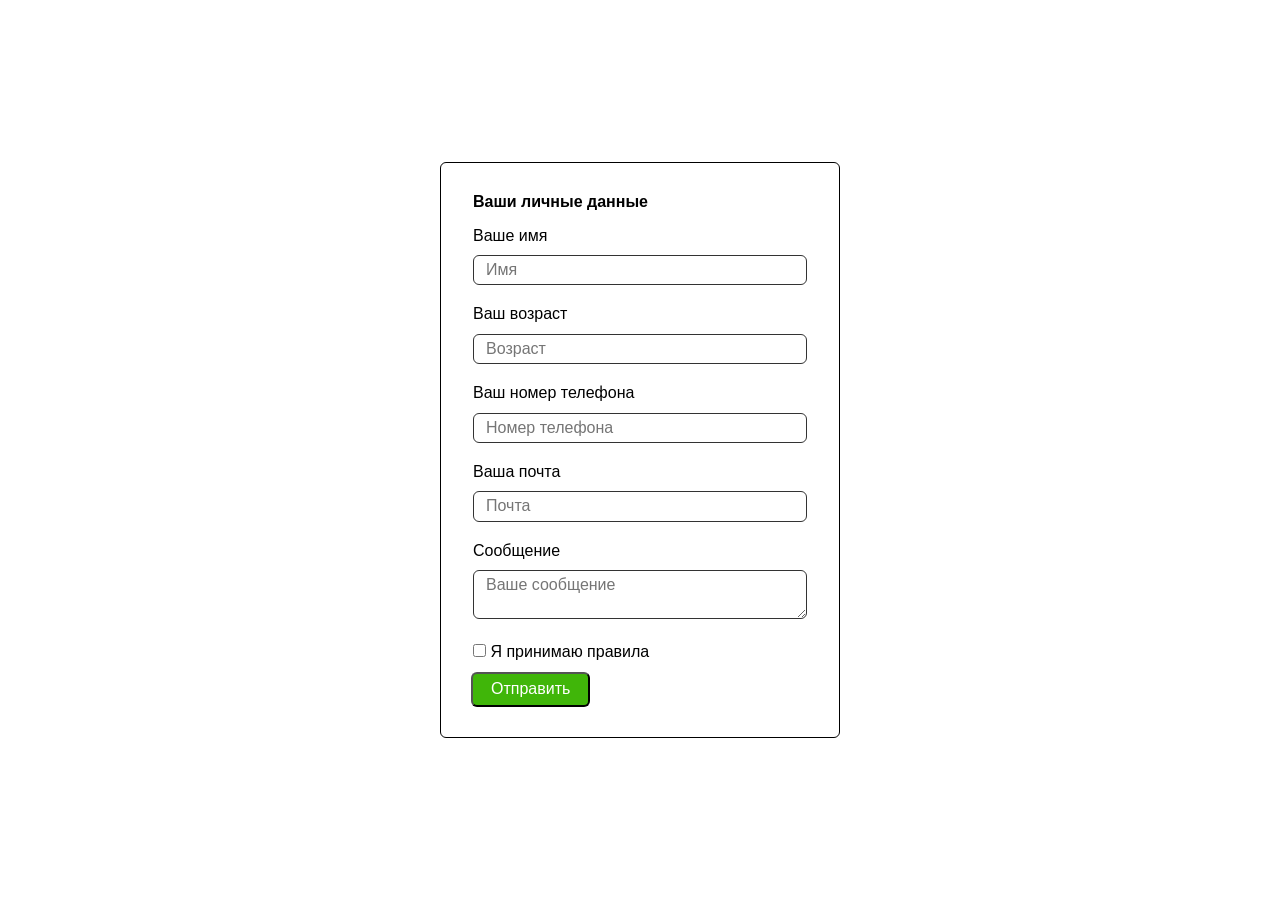
<file: homework8/index.html>
<!DOCTYPE html>
<html lang="ru">
<head>
  <meta charset="UTF-8">
  <meta name="viewport" content="width=device-width, initial-scale=1.0">
  <link rel="stylesheet" href="./styles/normalize.css">
  <link rel="stylesheet" href="./styles/style.css">
  <title>формы</title>
</head>
<body>
  <!-- <fieldset></fieldset> для группировки инпутов-->
   <!-- <legend></legend> Добавляет заголовок полям ввода -->
    <!-- <label for=""></label> используется для привязки инпутов к названию -->
     <!-- <button type="reset"></button> сбросить форму -->
     <!-- <button type="submit"></button> отправить форму -->
      <!-- аттрибут name записывам техническое обозначение инпута -->
  <!-- <form>
    <fieldset>
      <legend> Поля ввода </legend> -->
      <!-- <label>
        имя
        <input type="text" placeholder="имя" name="name">
      </label>
      <label>
        номер телефона
        <input type="tel" inputmode="tel" placeholder="номер телефона" name="phone" required>
      </label>
      <label>
        Email
        <input type="email" inputmode="email" placeholder="Email" name="email" required>
      </label>
      <label>
        Возраст
        <input type="number" inputmode="numeric" placeholder="Возраст" name="age">
      </label>
      <label>
        Дата
        <input type="date" name="date" >
      </label>

      <button>Отправить форму</button>
    </fieldset>
    <textarea name="" id=""></textarea>
  </form>

  <form>
    <label class="label">1
      <input type="checkbox" name="first" value="first">
    </label>
    <label class="label">2
      <input type="checkbox" name="second" value="second">
    </label>
    <label class="label">3
      <input type="checkbox" name="third" name="third">
    </label>
  </form>
  <font>

  </font> -->

  <form class="form">
    <fieldset class="form-group">
      <legend class="form-group-title">
        Ваши личные данные
      </legend>
      <label class="label">
        Ваше имя
      </label>
      <input class="input" type="text" placeholder="Имя" required>

      <label class="label">
        Ваш возраст
      </label>
      <input class="input" type="number" placeholder="Возраст" required>

      <label class="label">
        Ваш номер телефона
      </label>
      <input class="input" type="tel" placeholder="Номер телефона" required>

      <label class="label">
        Ваша почта
      </label>
      <input class="input" type="email" placeholder="Почта" required>
    </fieldset>

    <fieldset class="form-group">
      <label class="label">
        Сообщение
      </label>
      <textarea class="input textarea" placeholder="Ваше сообщение"></textarea>
    </fieldset>

    <fieldset class="form-group">
      <input class="checkbox" type="checkbox" required>
      <span class="checkbox-text">
        Я принимаю правила
      </span>
    </fieldset>

    <button class="button">
      Отправить
    </button>
  </form>

</body>
</html>
</file>
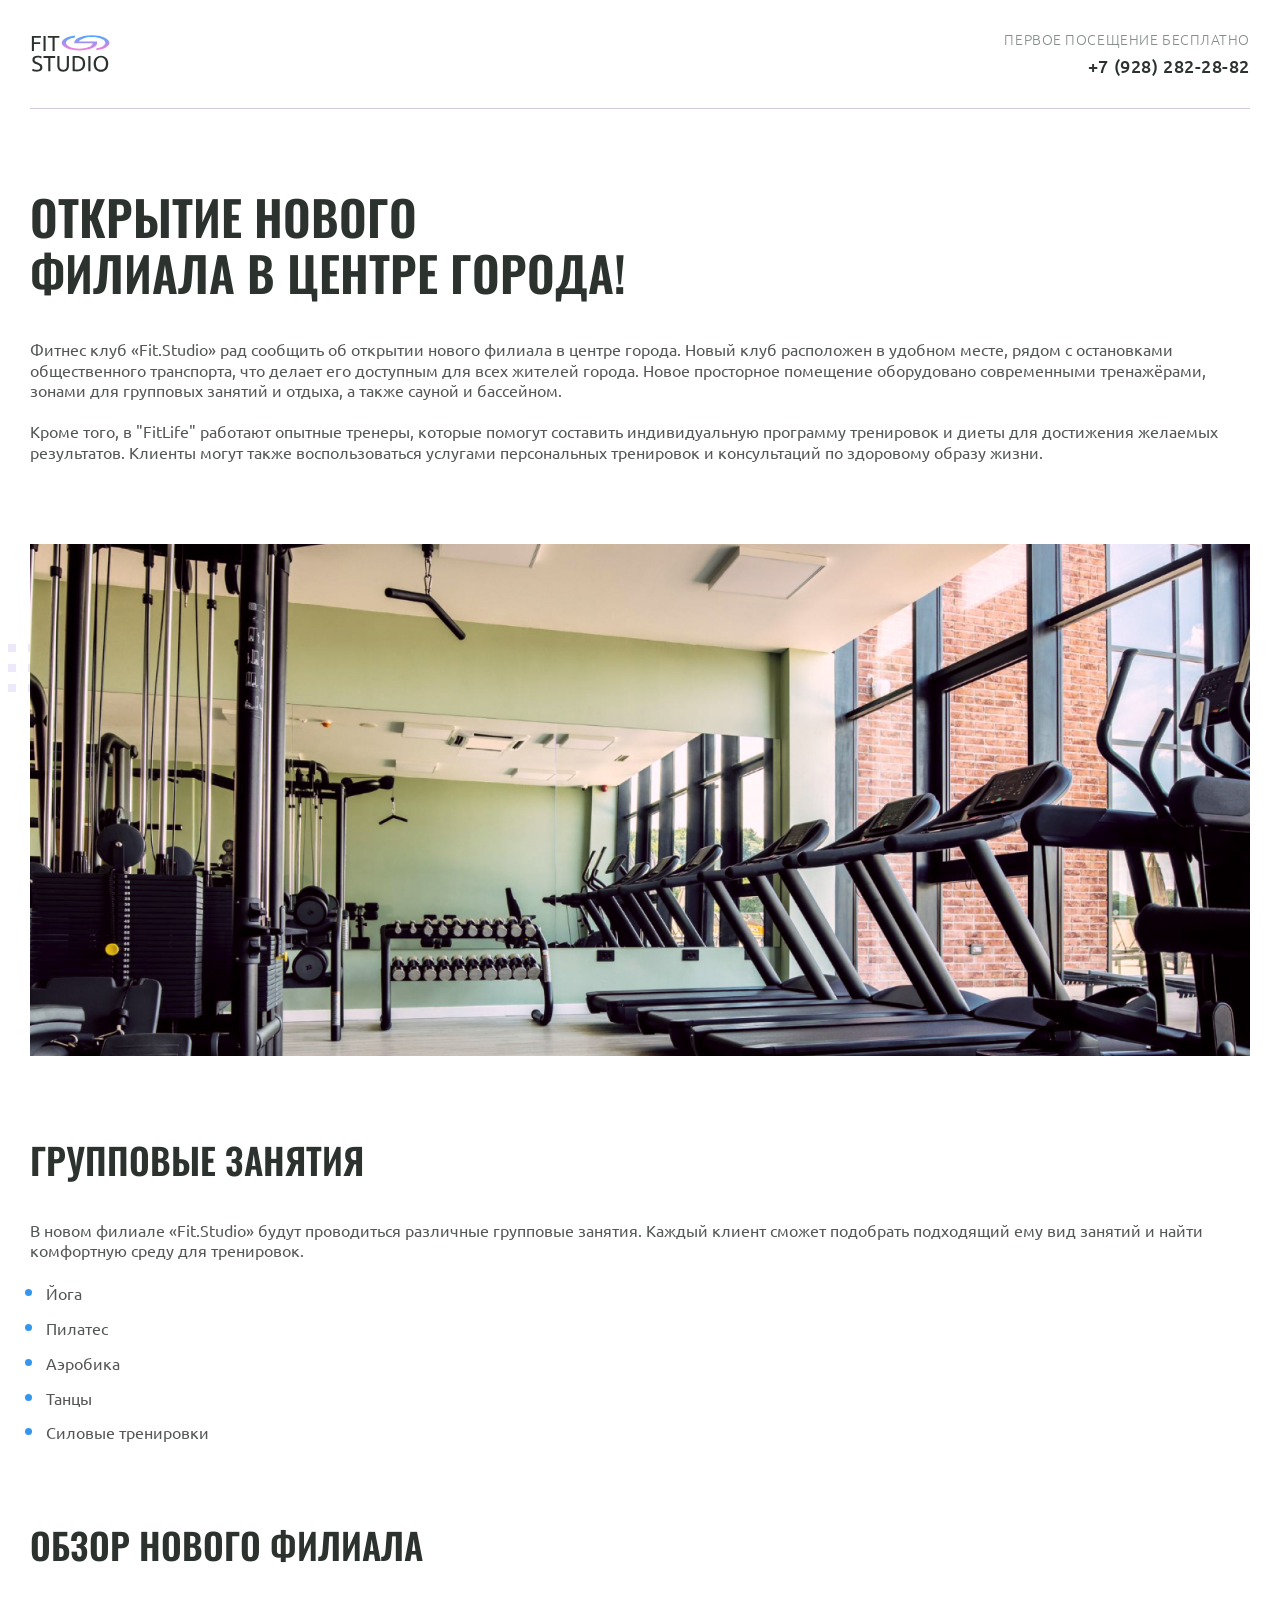
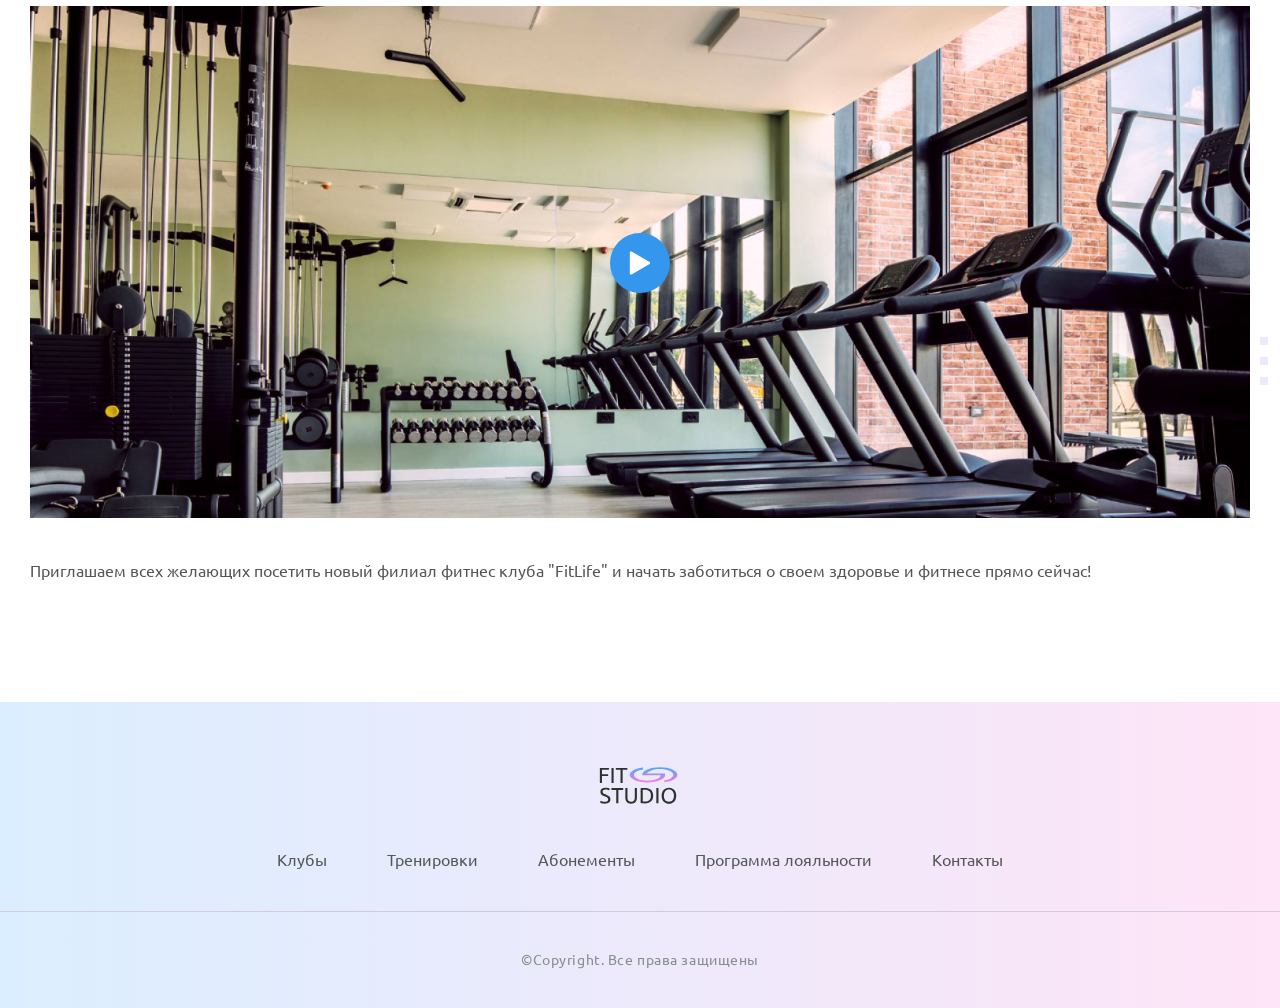
<file: homework10/article.html>
<!DOCTYPE html>
<html lang="ru">
  <head>
    <meta charset="UTF-8" />
    <meta name="viewport" content="width=device-width, initial-scale=1.0" />
    <title>Fit Studio - Открытие нового филиала!</title>
    <link rel="stylesheet" href="./css/normalize.css" />
    <link rel="stylesheet" href="./css/fonts.css" />
    <link rel="stylesheet" href="./css/globals.css" />
    <link rel="stylesheet" href="./css/header.css">
    <link rel="stylesheet" href="./css/footer.css">
    <link rel="stylesheet" href="./css/article.css" />
    <link
      rel="icon"
      type="image/svg+xml"
      sizes="128x128"
      href="./images/favicon-icon.svg"
    />
  </head>
  <body>
    <header class="header">
      <div class="container">
        <div class="header-inner">
          <a href="/">
            <img src="./images/logo.svg" width="84" height="45" alt="Логотип Fit Studio">
          </a>
          <div class="phone text-sub">
            <p>Первое посещение бесплатно</p>
            <a href="tel:+79282822882">+7 (928) 282-28-82</a>
        </div>
        </div>
      </div>
    </header>
    <article class="article">
      <div class="container">
        <h1 class="title-large">
          Открытие нового филиала в центре города!
        </h1>
        <p class="article-text">
          Фитнес клуб «Fit.Studio» рад сообщить об открытии нового филиала
          в центре города. Новый клуб расположен в удобном месте, рядом
          с остановками общественного транспорта, что делает его доступным
          для всех жителей города. Новое просторное помещение оборудовано
          современными тренажёрами, зонами для групповых занятий и отдыха,
          а также сауной и бассейном.
        </p>
        <p class="article-text article-mb-1">
          Кроме того, в "FitLife" работают опытные тренеры, которые помогут
          составить индивидуальную программу тренировок и диеты для достижения
          желаемых результатов. Клиенты могут также воспользоваться услугами
          персональных тренировок и консультаций по здоровому образу жизни.
        </p>
        <div class="article-decor-wrapper article-decor-wrapper-1 article-mb-1">
          <img
            class="article-img"
            src="./images/gym-img.jpg"
            width="1220"
            height="512"
            alt="Тренажерный зал"
          />
        </div>
        <h2 class="title-large article-title-medium">Групповые занятия</h2>
        <p class="article-text">
          В новом филиале «Fit.Studio» будут проводиться различные групповые
          занятия. Каждый клиент сможет подобрать подходящий ему вид занятий
          и найти комфортную среду для тренировок.
        </p>
        <ul class="article-list article-text article-mb-1">
          <li class="article-item">Йога</li>
          <li class="article-item">Пилатес</li>
          <li class="article-item">Аэробика</li>
          <li class="article-item">Танцы</li>
          <li class="article-item">Силовые тренировки</li>
        </ul>
        <h2 class="title-large article-title-medium">Обзор нового филиала</h2>
        <div class="article-decor-wrapper article-decor-wrapper-2 article-mb-2">
          <button class="article-play-button">
            <img
              src="./images/play-icon.svg"
              width="24"
              height="24"
              alt="Запустить"
            />
          </button>
          <img
            class="article-img"
            src="./images/gym-img.jpg"
            width="1220"
            height="512"
            alt="Тренажерный зал"
          />
        </div>
        <p class="article-text">
          Приглашаем всех желающих посетить новый филиал фитнес клуба "FitLife"
          и начать заботиться о своем здоровье и фитнесе прямо сейчас!
        </p>
      </div>
    </article>
    <footer class="footer">
      <div class="footer-top">
        <div class="container">
          <a class="footer-logo" href="/">
            <img
              src="./images/logo.svg"
              width="84"
              height="45"
              alt="Логотип Fit Studio"
            />
          </a>
          <nav class="menu">
            <ul>
              <li><a href="#">Клубы</a></li>
              <li><a href="#">Тренировки</a></li>
              <li><a href="#">Абонементы</a></li>
              <li><a href="#">Программа лояльности</a></li>
              <li><a href="#">Контакты</a></li>
            </ul>
          </nav>
        </div>
      </div>
      <div class="container">
        <p class="copyright">&copy;Copyright. Все права защищены</p>
      </div>
    </footer>
  </body>
</html>
</file>
<file: src/style.css>
*{padding: 0;margin: 0;border: 0;}
*,*:before,*:after{-webkit-box-sizing: border-box;box-sizing: border-box;}
:focus,:active{outline: none;}
a:focus,a:active{outline: none;}
nav,footer,header,aside{display: block;}
html,body{
    height:100%;width:100%;
    font-size:100%;line-height:1;-ms-text-size-adjust:100%;-moz-text-size-adjust:100%;-webkit-text-size-adjust:100%;}
input,button,textarea{font-family:inherit;}
input::-ms-clear{display: none;}
button{cursor: pointer;}
button::-moz-focus-inner{padding:0;border:0;}
a,a:visited{text-decoration: none;}
a:hover{text-decoration: none;}
ul li{list-style: none;}
img{vertical-align: top;}
h1,h2,h3,h4,h5,h6{font-size:inherit;font-weight: inherit;}
a{color:inherit;}



body {
    font-family: "Montserrat",SansSerif;
    color: black;
}

body.overflow {
    overflow: hidden;
}



.layout {
    display: -webkit-box;
    display: -ms-flexbox;
    display: flex;
    min-height: 100vh;
}

.sidebar {
    padding: 40px 24px 40px 0;
    -ms-flex-negative: 0;
    flex-shrink: 0;
    background-color: white;
}



.content {
    -webkit-box-flex: 1;
    -ms-flex-positive: 1;
    flex-grow: 1;
    background-color: #F4F4F4;
}

.container {
    display: -webkit-box;
    display: -ms-flexbox;
    display: flex;
    -webkit-box-orient: vertical;
    -webkit-box-direction: normal;
    -ms-flex-direction: column;
    flex-direction: column;
    -webkit-box-pack: center;
    -ms-flex-pack: center;
    justify-content: center;
    -webkit-box-align: center;
    -ms-flex-align: center;
    align-items: center;
    padding: 150px 60px 80px 60px;
}


.logo {
    margin-left: 60px;
    margin-bottom: 60px;
}

.sidebar__user {
    background-color: #F4F4F4;
    padding: 20px 30px;
    margin-left: 60px;
    margin-bottom: 100px;
    border-radius: 8px;
    border: 1px solid #DADEC9;
}

.sidebar__name {
    color:#161814;
    font-size: 18px;
    font-weight: 500;
    margin-bottom: 6px;
}

.sidebar__text {
    color: #AFB1A7;
    font-size: 13px;
    font-weight: 400;
    line-height: 130%; /* 16.9px */
}

.sidebar__item {
    width: 372px;
}

.sidebar__button {
    display: -webkit-box;
    display: -ms-flexbox;
    display: flex;
    -webkit-box-align: center;
    -ms-flex-align: center;
    align-items: center;
    gap: 10px;
    padding: 20px 60px;
    margin-bottom: 12px;
    border-radius: 0px 100px 100px 0px;
    -webkit-transition: all .5s;
    -o-transition: all .5s;
    transition: all .5s;
    cursor: pointer;
    width: 90%;
    color:#161814;
    font-size: 16px;
    font-weight: 500;
}

.sidebar__button.active , .sidebar__button:hover {
    width: 100%;
    background-color: #DAF765;
}


.content__title {
    color: #161814;
    font-size: 48px;
    font-weight: 700;
    margin-bottom: 40px;
}

.content__list {
    display: -webkit-box;
    display: -ms-flexbox;
    display: flex;
    -webkit-box-align: center;
    -ms-flex-align: center;
    align-items: center;
    -ms-flex-wrap: wrap;
    flex-wrap: wrap;
    gap: 20px;
}



.content__list-item  {
    cursor: pointer;
    padding: 12px 18px;
    background-color: #fff;
    border-radius: 10px;
    border: 1px solid #DADEC9;
    -webkit-transition: all .3s;
    -o-transition: all .3s;
    transition: all .3s;
}

.content__list-item:hover,.content__list-diplom:hover {
    background-color: #AFB1A7;
}

li a {
    padding: 12px 18px;

}


.content__list-diplom {
    -webkit-transition: all .3s;
    -o-transition: all .3s;
    transition: all .3s;
    display: inline-block;
    padding: 12px 18px;
    background-color: #fff;
    border-radius: 10px;
    border: 1px solid #DADEC9;
}

.content__decor {
    display: -webkit-box;
    display: -ms-flexbox;
    display: flex;
    -webkit-box-align: center;
    -ms-flex-align: center;
    align-items: center;
}

.content__decor-text {
    color:#BEDD44;
    font-size: 36px;
    font-weight: 700;
    line-height: 110%; /* 39.6px */
}

.content__block {
    max-width: 1200px;
}

.content__block.hidden {
    display: none;
}

.content__decor-img img{
    width: 100%;
}

.burger {
    display: none;
    padding: 5px;
    position: fixed;
    top: 3%;
    right: 7%;
    width: 40px;
    height: 40px;
    background-color: #161814;
    border-radius: 50%;
    z-index: 10;
    border: 1px solid #DAF765;
}

@media (max-width: 768px) {
    .burger {
        display: block;
    }

    .sidebar {
        -webkit-transition: all .3s;
        -o-transition: all .3s;
        transition: all .3s;
        -webkit-transform: translateX(-100%);
        -ms-transform: translateX(-100%);
        transform: translateX(-100%);
        position: fixed;
        top: 0;
        left: 0;
        bottom: 0;
        z-index: 5;
    }

    .sidebar.show {
        -webkit-transform: translateX(0%);
        -ms-transform: translateX(0%);
        transform: translateX(0%);
    }

    .overlay {
        opacity: 0;
        pointer-events: none;
        -webkit-transition: all .3s;
        -o-transition: all .3s;
        transition: all .3s;
        position: absolute;
        top: 0;
        right: 0;
        left: 0;
        bottom: 0;
        z-index: 3;
        background-color: #000000e0;
    }

    .overlay.show {
        opacity: 1;
        pointer-events: all;
    }

    .container {
        padding: 40px 20px;
        min-height: 100%;
    }

    .content__decor {
        margin-top: 20px;
        -webkit-box-orient: vertical;
        -webkit-box-direction: normal;
        -ms-flex-direction: column;
        flex-direction: column;
    }
}

@media (max-width: 400px) {
    .sidebar__user {
        margin-left: 0;
    }
}
</file>
<file: homework10/css/fonts.css>
@font-face {
  font-family: "Ubuntu";
  src: local("Ubuntu"), url("../fonts/UbuntuLight.woff2") format("woff2");
  font-weight: 300;
  font-style: normal;
  font-display: swap;
}

@font-face {
  font-family: "Ubuntu";
  src: local("Ubuntu"), url("../fonts/UbuntuRegular.woff2") format("woff2");
  font-weight: 400;
  font-style: normal;
  font-display: swap;
}

@font-face {
  font-family: "Ubuntu";
  src: local("Ubuntu"), url("../fonts/UbuntuMedium.woff2") format("woff2");
  font-weight: 500;
  font-style: normal;
  font-display: swap;
}

@font-face {
  font-family: "Oswald";
  src: local("Oswald"), url("../fonts/OswaldMedium.woff2") format("woff2");
  font-weight: 500;
  font-style: normal;
  font-display: swap;
}

@font-face {
  font-family: "Oswald";
  src: local("Oswald"), url("../fonts/OswaldSemiBold.woff2") format("woff2");
  font-weight: 600;
  font-style: normal;
  font-display: swap;
}
</file>
<file: homework10/css/globals.css>
html {
  font-family: Ubuntu, sans-serif;
  font-weight: 400;
}

*,
*::before,
*::after {
  box-sizing: border-box;
}

body {
  display: flex;
  flex-direction: column;
  min-height: 100vh;
}

a {
  text-decoration: none;
}

h1,
h2,
h3,
h4,
h5,
h6,
p {
  margin: 0;
}

.container {
  max-width: 1250px;
  margin: 0 auto;
  padding: 0 15px;
}

.text {
  font-weight: 400;
  font-size: 16px;
  line-height: 130%;
  color: #535755;
}

.button {
  display: inline-block;
  padding: 19px 32px;
  background: #3596ed;
  font-weight: 500;
  font-size: 15px;
  line-height: 130%;
  letter-spacing: 0.02em;
  text-transform: uppercase;
  text-align: center;
  color: #fff;
  transition: transform 0.3s ease-in-out;
}

.button:hover {
  transform: scale(1.08);
}

.section {
  margin-bottom: 140px;
}

.title-large {
  max-width: 596px;
  margin-bottom: 40px;
  font-size: 48px;
  font-family: Oswald, sans-serif;
  font-weight: 600;
  line-height: 115%;
  text-transform: uppercase;
  color: #2c332f;
}

.text-sub {
  font-weight: 300;
  font-size: 14px;
  letter-spacing: 0.04em;
  text-transform: uppercase;
  color: #858e8a;
}
</file>
<file: homework10/css/header.css>
.header-inner {
    display: flex;
    justify-content: space-between;
    align-items: center;
    gap: 10px;
    padding-top: 30px;
    padding-bottom: 30px;
    border-bottom: 1px solid #d3cbd9;
}

.phone {
    text-align: right;
    
}

.phone p {
    margin-bottom: 8px;
}

.phone a {
    font-weight: 500;
    font-size: 18px;
    color: #2c332f;
    transition: color 0.2s;
}

.phone a:hover {
    color: #3596ed;
}
</file>
<file: homework10/css/footer.css>
.footer {
  padding: 60px 0px 40px;
  margin-top: auto;
  background-image: linear-gradient(
    90deg,
    rgba(73, 169, 255, 0.2) 0%,
    rgba(252, 124, 217, 0.2) 100%
  );
  text-align: center;
}

.footer-top {
  border-bottom: 1px solid #d3cbd9;
  padding-bottom: 40px;
  margin-bottom: 40px;
}

.footer-logo {
  display: inline-block;
  margin-bottom: 40px;
}

.menu ul {
  display: flex;
  justify-content: center;
  align-items: center;
  gap: 60px;
  list-style: none;
  margin: 0;
  padding: 0;
}

.menu a {
  font-weight: 400;
  font-size: 16px;
  line-height: 130%;
  color: #535755;
  transition: color 0.2s;
}

.menu a:hover {
  color: #3596ed;
}

.copyright {
  font-weight: 400;
  font-size: 14px;
  letter-spacing: 0.04em;
  color: #858e8a;
}
</file>
<file: homework10/css/index.css>
.hero {
    position: relative;
    padding-top: 80px;
}

.hero::after {
    content: "";
    position: absolute;
    bottom: 106px;
    z-index: -1;
    width: 100%;
    height: 48px;
    background: url("../images/decor-large-icon.svg") repeat-x;
}

.hero-container {
    display: flex;
    align-items: center;
    gap: 28px;
}



.hero h1 {
    margin-bottom: 40px;
    font-family: "Oswald", sans-serif;
    font-weight: 600;
    font-size: 62px;
    line-height: 115%;
    text-transform: uppercase;
    color: #2c332f;
}

.hero p {
    font-weight: 400;
    font-size: 16px;
    line-height: 130%;
    color: #535755;
}

.hero h1 strong {
    display: block;
    font-weight: 600;
    color: #3596ed;
}

.hero-info .text {
    width: 492px;
    margin-bottom: 140px;
}



.trainer-photo-wrapper {
  display: block;
  overflow: hidden;
  border-radius: 12px;
}


.trainer-photo {
  width: 100%;
  height: auto;
  display: block;
  transition: transform 0.3s ease-in-out;
}


.trainer-photo-wrapper:hover .trainer-photo {
  transform: scale(1.1);
}

.hero-img {
    position: relative;
    display: flex;
}

.hero-choose {
    position: absolute;
    z-index: 10;
    max-width: 161px;
    top: 40px;
    left: 50%;
    transform: translate(-50%);
    padding: 22px;
    background: rgb(255 255 255 / 0.9);
    border: 1px solid #535755;
    text-align: center;
}

.news-container {
    display: flex;
    gap: 28px;

}

.news-article {
    max-width: 284px;
    background-color: #fff;
    border: 1px solid #d3cbd9;
    overflow: hidden;
}

.news-article img {
    display: block;
}

.news-info {
    padding: 20px 20px 0;
    margin-bottom: 12px;
}

.news-date {
    display: inline-block;
    margin-bottom: 8px;
}

.news-article footer {
    padding: 0 20px 20px;
}

.news-link {
    display: inline-flex;
    align-items: center;
    gap: 8px;
    font-weight: 400;
    font-size: 16px;
    line-height: 130%;
    color: #3596ed;

}


.news-link::after {
    content: "";
    display: block;
    width: 22px;
    height: 9px;
    background-image: url(../images/arrow-icon.svg);
    transition: transform 0.2s;
}

.news-link:hover::after {
    transform: translateX(4px)
}
</file>
<file: homework11/css/fonts.css>
@font-face {
  font-family: "Ubuntu";
  src: local("Ubuntu"), url("../fonts/UbuntuLight.woff2") format("woff2");
  font-weight: 300;
  font-style: normal;
  font-display: swap;
}

@font-face {
  font-family: "Ubuntu";
  src: local("Ubuntu"), url("../fonts/UbuntuRegular.woff2") format("woff2");
  font-weight: 400;
  font-style: normal;
  font-display: swap;
}

@font-face {
  font-family: "Ubuntu";
  src: local("Ubuntu"), url("../fonts/UbuntuMedium.woff2") format("woff2");
  font-weight: 500;
  font-style: normal;
  font-display: swap;
}

@font-face {
  font-family: "Oswald";
  src: local("Oswald"), url("../fonts/OswaldMedium.woff2") format("woff2");
  font-weight: 500;
  font-style: normal;
  font-display: swap;
}

@font-face {
  font-family: "Oswald";
  src: local("Oswald"), url("../fonts/OswaldSemiBold.woff2") format("woff2");
  font-weight: 600;
  font-style: normal;
  font-display: swap;
}
</file>
<file: homework11/css/globals.css>
html {
  font-family: Ubuntu, sans-serif;
  font-weight: 400;
}

*,
*::before,
*::after {
  box-sizing: border-box;
}

body {
  display: flex;
  flex-direction: column;
  min-height: 100vh;
}

a {
  text-decoration: none;
}

h1,
h2,
h3,
h4,
h5,
h6,
p {
  margin: 0;
}

a, button {
  outline: none;
}

.container {
  max-width: 1250px;
  margin: 0 auto;
  padding: 0 15px;
}

.text {
  font-weight: 400;
  font-size: 16px;
  line-height: 130%;
  color: #535755;
}

.button {
  display: inline-block;
  padding: 19px 32px;
  background: #3596ed;
  font-weight: 500;
  font-size: 15px;
  line-height: 130%;
  letter-spacing: 0.02em;
  text-transform: uppercase;
  text-align: center;
  color: #fff;
  transition: transform 0.3s ease-in-out, background-color 0.2s;
}

.button:hover {
  transform: scale(1.08);
}

.button:not(:disabled):active {
  background-color: #2a7ac0;
}

button.button:disabled {
  opacity: 0.65;
  cursor: default;
}

.section {
  margin-bottom: 140px;
}

.title-large {
  font-family: Oswald, sans-serif;
  max-width: 596px;
  margin-bottom: 40px;
  font-size: 48px;
  font-weight: 600;
  line-height: 115%;
  text-transform: uppercase;
  color: #2c332f;
}

.text-sub {
  font-weight: 300;
  font-size: 14px;
  letter-spacing: 0.04em;
  text-transform: uppercase;
  color: #858e8a;
}

a:focus-visible, button:focus-visible, summary:focus-visible {
  outline: 2px solid #3596ed;
  outline-offset: 1px;
}

a:active {
  color: #2a7ac0;
}

.title-medium {
  font-family: Oswald, sans-serif;
  font-weight: 500;
  font-size: 24px;
  line-height: 115%;
  text-transform: uppercase;
  color: #2c332f;
}
</file>
<file: homework11/css/header.css>
.header-inner {
    display: flex;
    justify-content: space-between;
    align-items: center;
    gap: 10px;
    padding-top: 30px;
    padding-bottom: 30px;
    border-bottom: 1px solid #d3cbd9;
}

.phone {
    text-align: right;
    
}

.phone p {
    margin-bottom: 8px;
}

.phone a {
    font-weight: 500;
    font-size: 18px;
    color: #2c332f;
    transition: color 0.2s;
}

.phone a:hover {
    color: #3596ed;
}
</file>
<file: homework11/css/footer.css>
.footer {
  padding: 60px 0px 40px;
  margin-top: auto;
  background-image: linear-gradient(
    90deg,
    rgba(73, 169, 255, 0.2) 0%,
    rgba(252, 124, 217, 0.2) 100%
  );
  text-align: center;
}

.footer-top {
  border-bottom: 1px solid #d3cbd9;
  padding-bottom: 40px;
  margin-bottom: 40px;
}

.footer-logo {
  display: inline-block;
  margin-bottom: 40px;
}

.menu ul {
  display: flex;
  justify-content: center;
  align-items: center;
  gap: 60px;
  list-style: none;
  margin: 0;
  padding: 0;
}

.menu a {
  font-weight: 400;
  font-size: 16px;
  line-height: 130%;
  color: #535755;
  transition: color 0.2s;
}

.menu a:hover {
  color: #3596ed;
}

.copyright {
  font-weight: 400;
  font-size: 14px;
  letter-spacing: 0.04em;
  color: #858e8a;
}
</file>
<file: homework11/css/index.css>
.hero {
    position: relative;
    padding-top: 80px;
}

.hero::after {
    content: "";
    position: absolute;
    bottom: 106px;
    z-index: -1;
    width: 100%;
    height: 48px;
    background: url("../images/decor-large-icon.svg") repeat-x;
}

.hero-container {
    display: flex;
    align-items: center;
    gap: 28px;
}



.hero h1 {
    margin-bottom: 40px;
    font-family: "Oswald", sans-serif;
    font-weight: 600;
    font-size: 62px;
    line-height: 115%;
    text-transform: uppercase;
    color: #2c332f;
}

.hero p {
    font-weight: 400;
    font-size: 16px;
    line-height: 130%;
    color: #535755;
}

.hero h1 strong {
    display: block;
    font-weight: 600;
    color: #3596ed;
}

.hero-info .text {
    width: 492px;
    margin-bottom: 140px;
}



.trainer-photo-wrapper {
  display: block;
  overflow: hidden;
  border-radius: 12px;
}


.trainer-photo {
  width: 100%;
  height: auto;
  display: block;
  transition: transform 0.3s ease-in-out;
}


.trainer-photo-wrapper:hover .trainer-photo {
  transform: scale(1.1);
}

.hero-img {
    position: relative;
    display: flex;
}

.hero-choose {
    position: absolute;
    z-index: 10;
    max-width: 161px;
    top: 40px;
    left: 50%;
    transform: translate(-50%);
    padding: 22px;
    background: rgb(255 255 255 / 0.9);
    border: 1px solid #535755;
    text-align: center;
}

.news-container {
    display: flex;
    gap: 28px;

}

.news-article {
    max-width: 284px;
    background-color: #fff;
    border: 1px solid #d3cbd9;
    overflow: hidden;
}

.news-article img {
    display: block;
}

.news-info {
    padding: 20px 20px 0;
    margin-bottom: 12px;
}

.news-date {
    display: inline-block;
    margin-bottom: 8px;
}

.news-article footer {
    padding: 0 20px 20px;
}

.news-link {
    display: inline-flex;
    align-items: center;
    gap: 8px;
    font-weight: 400;
    font-size: 16px;
    line-height: 130%;
    color: #3596ed;

}


.news-link::after {
    content: "";
    display: block;
    width: 22px;
    height: 9px;
    background-image: url(../images/arrow-icon.svg);
    transition: transform 0.2s;
}

.news-link:hover::after {
    transform: translateX(5px)
}

.faq {
    position: relative;
}

.faq::before {
    content: "";
    position: absolute;
    top: 215px;
    z-index: -1;
    width: calc(50% - 250px);
    height: 48px;
    background: url("../images/decor-large-icon.svg") repeat-x;
}

.faq_container {
    display: flex;
    gap: 28px;
}

details {
    margin-bottom: 20px;
    border-block: 1px solid #d3cbd9;
}

details[open] summary::after {
    transform: rotate(180deg);
}


summary {
    display: flex;
    align-items: center;
    justify-content: space-between;
    list-style: none;
    gap: 10px;
    padding: 20px;
    cursor: pointer;
}

summary::after {
    content: "";
    display: inline-block;
    width: 17px;
    height: 22px;
    background: url(../images/arrow-down.svg) no-repeat center / cover;
}

summary::-webkit-details-marker {
    display: none;
}

details > p {
    padding: 0 20px 20px;
}
</file>
<file: homework13/css/style.css>
* {
	box-sizing: border-box;
}

body {
	min-width: 375px;
	margin: 0;
}

.container {
	display: grid;
	grid-template-columns: repeat(4, 1fr);
	gap: 10px;
	max-width: 1280px;
	padding: 0 15px;
	margin: 0 auto;
}

.wrapper {
	display: grid;
	grid-template-columns: repeat(12, 1fr);
	min-height: 100vh;
}

.header {
	grid-column: 1 / -1;
	background-color: #f00;
	min-height: 100px;
}

.aside {
	grid-column: span 2;
	background-color: #e2e20d;
}

.main {
	grid-column: span 10;
	background-color: #31bb0a;
	padding-top: 30px;
	padding-bottom: 30px;
}

.article {
	background-color: #de6e05;
	min-height: 200px;
}

.footer {
	grid-column: 1 / -1;
	background-color: #0b2fe2;
	min-height: 250px;
}

@media (max-width: 1200px) {
    .aside {
        grid-column: span 3;
    }

    .main {
        grid-column: span 9;
    }

    .container {
        grid-template-columns: repeat(3, 1fr);
    }
}

@media (max-width: 768px) {
    .container {
        grid-template-columns: repeat(2, 1fr);
    }
}

@media (max-width: 600px) {
    .aside {
        display: none;
    }

    .main {
        grid-column: 1 / -1;
    }

    .container {
        grid-template-columns: 1fr;
    }
}
</file>
<file: homework14/css/fonts.css>
@font-face {
  font-family: "Ubuntu";
  src: local("Ubuntu"), url("../fonts/UbuntuLight.woff2") format("woff2");
  font-weight: 300;
  font-style: normal;
  font-display: swap;
}

@font-face {
  font-family: "Ubuntu";
  src: local("Ubuntu"), url("../fonts/UbuntuRegular.woff2") format("woff2");
  font-weight: 400;
  font-style: normal;
  font-display: swap;
}

@font-face {
  font-family: "Ubuntu";
  src: local("Ubuntu"), url("../fonts/UbuntuMedium.woff2") format("woff2");
  font-weight: 500;
  font-style: normal;
  font-display: swap;
}

@font-face {
  font-family: "Oswald";
  src: local("Oswald"), url("../fonts/OswaldMedium.woff2") format("woff2");
  font-weight: 500;
  font-style: normal;
  font-display: swap;
}

@font-face {
  font-family: "Oswald";
  src: local("Oswald"), url("../fonts/OswaldSemiBold.woff2") format("woff2");
  font-weight: 600;
  font-style: normal;
  font-display: swap;
}
</file>
<file: homework14/css/globals.css>
html {
  font-family: Ubuntu, sans-serif;
  font-weight: 400;
}

*,
*::before,
*::after {
  box-sizing: border-box;
}

body {
  display: flex;
  flex-direction: column;
  min-height: 100vh;
}

a {
  text-decoration: none;
}

img {
  max-width: 100%;
  height: auto;
  object-fit: cover;
}

h1,
h2,
h3,
h4,
h5,
h6,
p {
  margin: 0;
}

a, button {
  outline: none;
}

.container {
  width: 100%;
  max-width: 1220px;
  margin-inline: auto;
  padding-inline: 15px;
  box-sizing: border-box;;
}

.text {
  font-weight: 400;
  font-size: 16px;
  line-height: 130%;
  color: #535755;
}

.button {
  display: inline-block;
  padding: 19px 32px;
  background: #3596ed;
  font-weight: 500;
  font-size: 15px;
  line-height: 130%;
  letter-spacing: 0.02em;
  text-transform: uppercase;
  text-align: center;
  color: #fff;
  transition: transform 0.3s ease-in-out, background-color 0.2s;
}

.button:hover {
  transform: scale(1.08);
}

.button:not(:disabled):active {
  background-color: #2a7ac0;
}

button.button:disabled {
  opacity: 0.65;
  cursor: default;
}

.section {
  margin-bottom: 140px;
}

.title-large {
  font-family: Oswald, sans-serif;
  max-width: 596px;
  margin-bottom: 40px;
  font-size: 48px;
  font-weight: 600;
  line-height: 115%;
  text-transform: uppercase;
  color: #2c332f;
}

.text-sub {
  font-weight: 300;
  font-size: 14px;
  letter-spacing: 0.04em;
  text-transform: uppercase;
  color: #858e8a;
}

a:focus-visible, button:focus-visible, summary:focus-visible {
  outline: 2px solid #3596ed;
  outline-offset: 1px;
}

a:active {
  color: #2a7ac0;
}

.title-medium {
  font-family: Oswald, sans-serif;
  font-weight: 500;
  font-size: 24px;
  line-height: 115%;
  text-transform: uppercase;
  color: #2c332f;
}

@media (width <= 992px) {
  .container {
    max-width: 768px;
  }
}

@media (width <= 768px) {
  .title-large {
    text-align: center;
    font-size: 40px;

  }

  .title-medium {
    font-size: 22px;
  }
}

@media (width <= 768px) {
  .title-medium {
    font-size: 18px;
  }
}
</file>
<file: homework14/css/header.css>
.header__inner {
    display: flex;
    justify-content: space-between;
    align-items: center;
    gap: 10px;
    padding-top: 30px;
    padding-bottom: 30px;
    border-bottom: 1px solid #d3cbd9;
}

.header__phone {
    text-align: right;

}

.header__phone-caption {
    margin-bottom: 8px;
}

.header__phone-link {
    font-weight: 500;
    font-size: 18px;
    color: #2c332f;
    transition: color 0.2s;
}

.header__phone-link:hover {
    color: #3596ed;
}


@media (width <= 576px) {
    .header__inner {
        flex-direction: column;
        align-items: center;
        text-align: center;
        padding-block: 20px;
    }

    .header__phone {
        text-align: center;
    }

    .header__phone-caption {
        font-size: 14px;
        margin-bottom: 4px;
    }

    .header__phone-link {
        font-size: 16px;
    }
}
</file>
<file: homework14/css/footer.css>
.footer {
  padding: 60px 0px 40px;
  margin-top: auto;
  background-image: linear-gradient(
    90deg,
    rgba(73, 169, 255, 0.2) 0%,
    rgba(252, 124, 217, 0.2) 100%
  );
  text-align: center;
}

.footer__top {
  border-bottom: 1px solid #d3cbd9;
  padding-bottom: 40px;
  margin-bottom: 40px;
}

.footer__logo-link {
  display: inline-block;
  margin-bottom: 40px;
}

.footer__menu-list {
  display: flex;
  flex-wrap: wrap;
  justify-content: center;
  align-items: center;
  gap: clamp(20px, 4vw, 60px);
  list-style: none;
  margin: 0;
  padding: 0;
}

.footer__menu-link {
  font-weight: 400;
  font-size: 16px;
  line-height: 130%;
  color: #535755;
  transition: color 0.2s;
}

.footer__menu-link:hover {
  color: #3596ed;
}

.footer__copyright {
  font-weight: 400;
  font-size: 14px;
  letter-spacing: 0.04em;
  color: #858e8a;
}

@media (width <= 576px) {
  .footer {
    padding-block: 40px 20px;
  }

  .footer__top {
    padding-bottom: 24px;
    margin-bottom: 24px;
  }

  .footer__logo-link {
    margin-bottom: 24px;
  }

  .footer__menu-list {
    flex-direction: column;
    gap: 16px;
  }
}
</file>
<file: homework14/css/index.css>
.hero {
    position: relative;
    padding-top: 80px;
}

.hero::after {
    content: "";
    position: absolute;
    bottom: 106px;
    z-index: -1;
    width: 100%;
    height: 48px;
    background: url("../images/decor-large-icon.svg") repeat-x;
}

.hero__container {
    display: flex;
    gap: 28px;
}



.hero__title {
    margin-bottom: 40px;
    font-family: "Oswald", sans-serif;
    font-weight: 600;
    font-size: 62px;
    line-height: 115%;
    text-transform: uppercase;
    color: #2c332f;
}

.hero__description {
    font-weight: 400;
    line-height: 130%;
    color: #535755;
}

.hero__title-accent {
    display: block;
    font-weight: 600;
    color: #3596ed;
}

.hero__info {
    width: 100%;
    max-width: 492px;
}

.hero__description {
    width: 100%;
    margin-bottom: clamp(32px, 8vw, 140px);
}



.hero__trainer-link {
  width: 50%;
  flex-shrink: 0;
  display: block;
  overflow: hidden;
  border-radius: 12px;
}


.hero__trainer-photo {
  width: 100%;
  height: 100%;
  display: block;
  object-fit: cover;
  transition: transform 0.3s ease-in-out;
}


.hero__trainer-link:hover .hero__trainer-photo {
  transform: scale(1.1);
}

.hero__trainers {
    position: relative;
    display: flex;
    width: 100%;
}

.hero__choose {
    position: absolute;
    top: 12%;
    left: 50%;
    transform: translate(-50%);
    width: 26%;
    aspect-ratio: 140 / 90;
    display: flex;
    align-items: center;
    justify-content: center;
    text-align: center;
    background: rgb(255 255 255 / 0.9);
    border: 1px solid #535755;
    font-size: clamp(10px, 1.3vw, 16px);
    line-height: 1.2;
    margin: 0;
    z-index: 10;
    padding: 8px;
    box-sizing: border-box;
}


.news__container {
    display: flex;
    gap: 28px;

}

.news__article {
    display: flex;
    flex-direction: column;
    max-width: 284px;
    flex: 1 1 25%;
    background-color: #fff;
    border: 1px solid #d3cbd9;
    overflow: hidden;
}

.news__image {
    display: block;
}

.news__info {
    padding: 20px 20px 0;
    margin-bottom: 12px;
}

.news__date {
    display: inline-block;
    margin-bottom: 8px;
}

.news__article-footer {
    padding: 0 20px 20px;
}

.news__link {
    display: inline-flex;
    align-items: center;
    gap: 8px;
    font-weight: 400;
    font-size: 16px;
    line-height: 130%;
    color: #3596ed;

}




.news__link::after {
    content: "";
    display: block;
    width: 22px;
    height: 9px;
    background-image: url(../images/arrow-icon.svg);
    transition: transform 0.2s;
}

.news__link:hover::after {
    transform: translateX(5px)
}

.faq {
    position: relative;
}

.faq::before {
    content: "";
    position: absolute;
    top: 215px;
    z-index: -1;
    width: calc(50% - 250px);
    height: 48px;
    background: url("../images/decor-large-icon.svg") repeat-x;
}

.faq__container {
    display: flex;
    gap: 28px;
}

.faq__item {
    margin-bottom: 20px;
    border-block: 1px solid #d3cbd9;
}

.faq__item:last-child {
    margin-bottom: 0;
}

.faq__item[open] .faq__question::after {
    transform: rotate(180deg);
}


.faq__question {
    display: flex;
    align-items: center;
    justify-content: space-between;
    list-style: none;
    gap: 10px;
    padding: 20px;
    cursor: pointer;
}

.faq__question::after {
    content: "";
    display: inline-block;
    flex-shrink: 0;
    width: 17px;
    height: 22px;
    background: url(../images/arrow-down.svg) no-repeat center / cover;
}

.faq__question::-webkit-details-marker {
    display: none;
}

.faq__answer {
    padding: 0 20px 20px;
}

@media (width <=1440px) {
    .hero__trainer-photo {
        width: 100%;

    }
}

@media (width <=992px) {
    .hero__container {
        flex-direction: column;
        align-items: center;
        text-align: center;
    }
    .hero::after {
        display: none;
    }
    .hero__info {
        max-width: 600px;

    }
    .hero__title {
        font-size: clamp(32px, 6vw, 52px);
    }
    .news__container {
    flex-wrap: wrap;
    justify-content: center;
    }
    .news__article {
        flex-basis: 50%;
        max-width: 350px;
    }
    .news__image {
        width: 100%;
    }

    .faq::before {
        display: none;
    }

    .faq__container {
        flex-direction: column-reverse;
        align-items: center;
    }

}

@media (width <= 768px) {
    .hero {
        padding-top: 40px;
    }

    .hero__info {
        max-width: 410px;
        padding-inline: 10px;
        box-sizing: border-box;
    }

    .news__article {
        flex-basis: 100%;
        max-width: 400px;
    }

}
</file>
<file: homework3/style/style.css>
table {
  border-collapse: collapse;
  border-spacing: 0px;
}

td,th,caption {
  border: 1px solid black;
  
}

caption {
  font-weight: bold;
  border-bottom: none;
}

.weekend {
  color: #ff0000;
}
</file>
<file: homework4/style.css>
body {
  font-family: sans-serif;
}

.form {
  width: 300px;
  border: 1px solid black;
  border-radius: 10px; 
  padding: 20px;
}

.form-group {
  border: none;
  padding: 0;
  }

.form-group-title {
  font-weight: bold;
  margin-bottom: 15px;
}


.label {
  display: block; 
  margin-bottom: 5px;
}

.input {
  width: 100%; 
  box-sizing: border-box; 
  padding: 5px;
  margin-bottom: 10px;
}

.textarea {
  resize: vertical; 
  min-height: 50px; 
  max-height: 150px; 
}

.checkbox {
  margin-bottom: 15px;
  cursor: pointer;
}


.checkbox-text {
  cursor: pointer;
}

.button {
  cursor: pointer;
  padding: 10px;
  
}
</file>
<file: homework8/styles/style.css>
* {
  box-sizing: border-box;
}

body {
  display: flex;
  justify-content: center;
  align-items: center;
  font-family: sans-serif;
  min-height: 100vh;
}


.form {
  border: 1px solid black;
  border-radius: 6px;
  max-width: 400px;
  width: 100%;
  padding: 30px;
}

.form-group {
  border: none;
  padding: 0;
  }

.form-group-title {
  font-weight: bold;
  margin-bottom: 15px;
}


.label {
  display: inline-block;
  margin-bottom: 10px;
}

.input {
  width: 100%;
  box-sizing: border-box;
  padding: 5px;
  margin-bottom: 10px;
}

.textarea {
  resize: vertical;
  min-height: 30px;
  max-height: 150px;
}

.input,
.textarea {
  border: 1px solid #333;
  border-radius: 6px;
  width: 100%;
  padding: 5px 12px;
  margin-bottom: 20px;

}

.checkbox {
  margin-bottom: 15px;
  cursor: pointer;
  accent-color: #40b609;
}


.checkbox-text {
  cursor: pointer;
}

.button {
  border-radius: 6px;
  padding: 6px 18px;
  background-color: #40b609 ;
  color: #fff;
  cursor: pointer;
  transition: opacity 0.2s;
}

.button:hover {
  opacity: 0.85;
}

.button:active {
  background-color: #619b1e
}

.input:focus-visible,
.textarea:focus-visible,
.button:focus-visible {
  outline: 2px solid #40b609 ;
  outline-offset: 1px;
}
</file>
<file: homework10/css/article.css>
.article {
  padding-top: 80px;
  padding-bottom: 120px;
}

.article-title {
  max-width: 596px;
  margin-bottom: 40px;
  font-family: Oswald, sans-serif;
  font-weight: 600;
  line-height: 115%;
  text-transform: uppercase;
  color: #2c332f;
}

.article-title-large {
  font-size: 48px;
}

.article-title-medium {
  font-size: 36px;
}

.article-text {
  margin-bottom: 20px;
  font-weight: 400;
  font-size: 16px;
  line-height: 130%;
  color: #535755;
}

.article-text:last-child {
  margin-bottom: 0;
}

.article-mb-1 {
  margin-bottom: 80px;
}

.article-mb-2 {
  margin-bottom: 40px;
}

.article-decor-wrapper {
  position: relative;
}

.article-decor-wrapper::before {
  content: "";
  position: absolute;
  z-index: -1;
  background: url("../images/decor-icon.svg") no-repeat;
  width: 528px;
  height: 48px;
}

.article-decor-wrapper-1::before {
  top: 100px;
  left: -350px;
}

.article-decor-wrapper-2::before {
  right: -350px;
  bottom: 136px;
}

.article-img,
.article-video {
  width: 100%;
}

.article-list {
  margin-top: 0;
  padding-left: 16px;
}

.article-item:not(:last-child) {
  margin-bottom: 12px;
}

.article-item::marker {
  font-size: 22px;
  color: #3596ed;
}

.article-play-button {
  position: absolute;
  top: 50%;
  left: 50%;
  transform: translate(-50%, -50%);
  display: flex;
  align-items: center;
  justify-content: center;
  width: 60px;
  height: 60px;
  padding: 0;
  background-color: #3596ed;
  border: none;
  border-radius: 50%;
  cursor: pointer;
}
</file>
